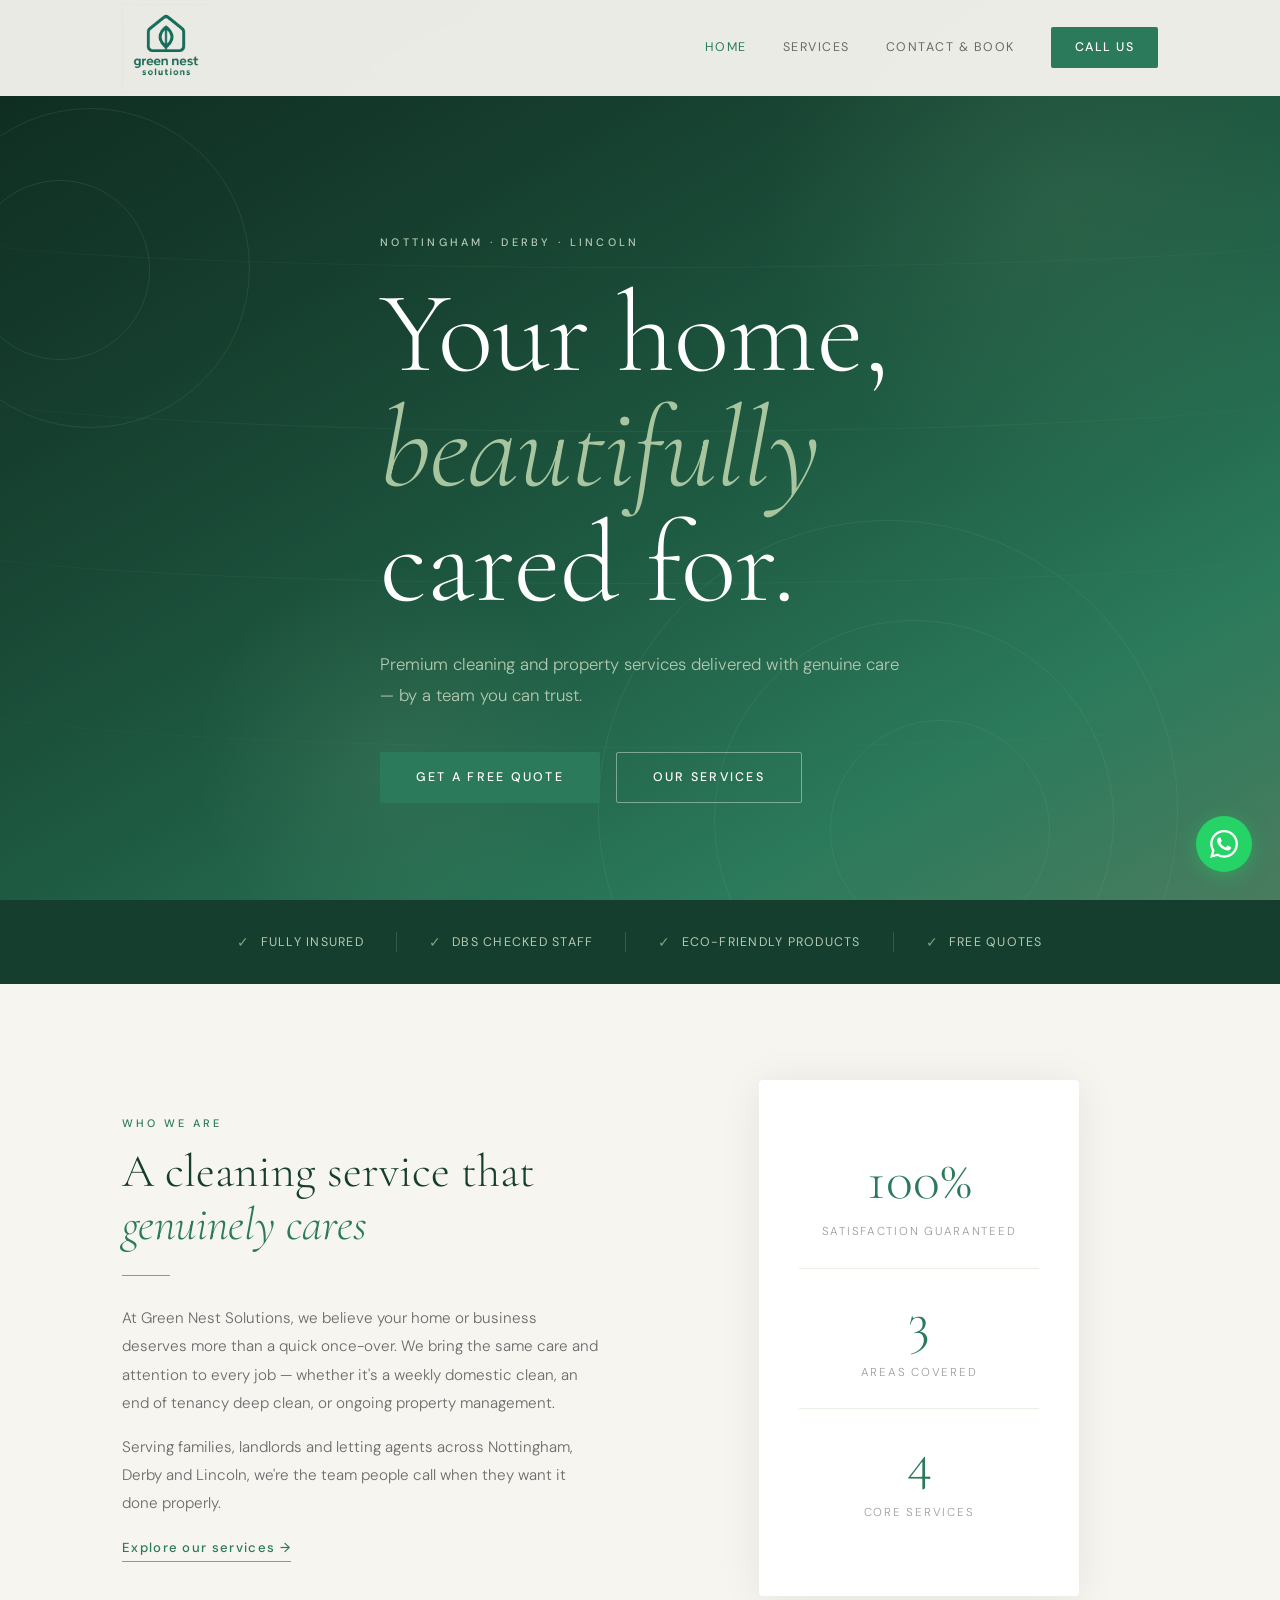
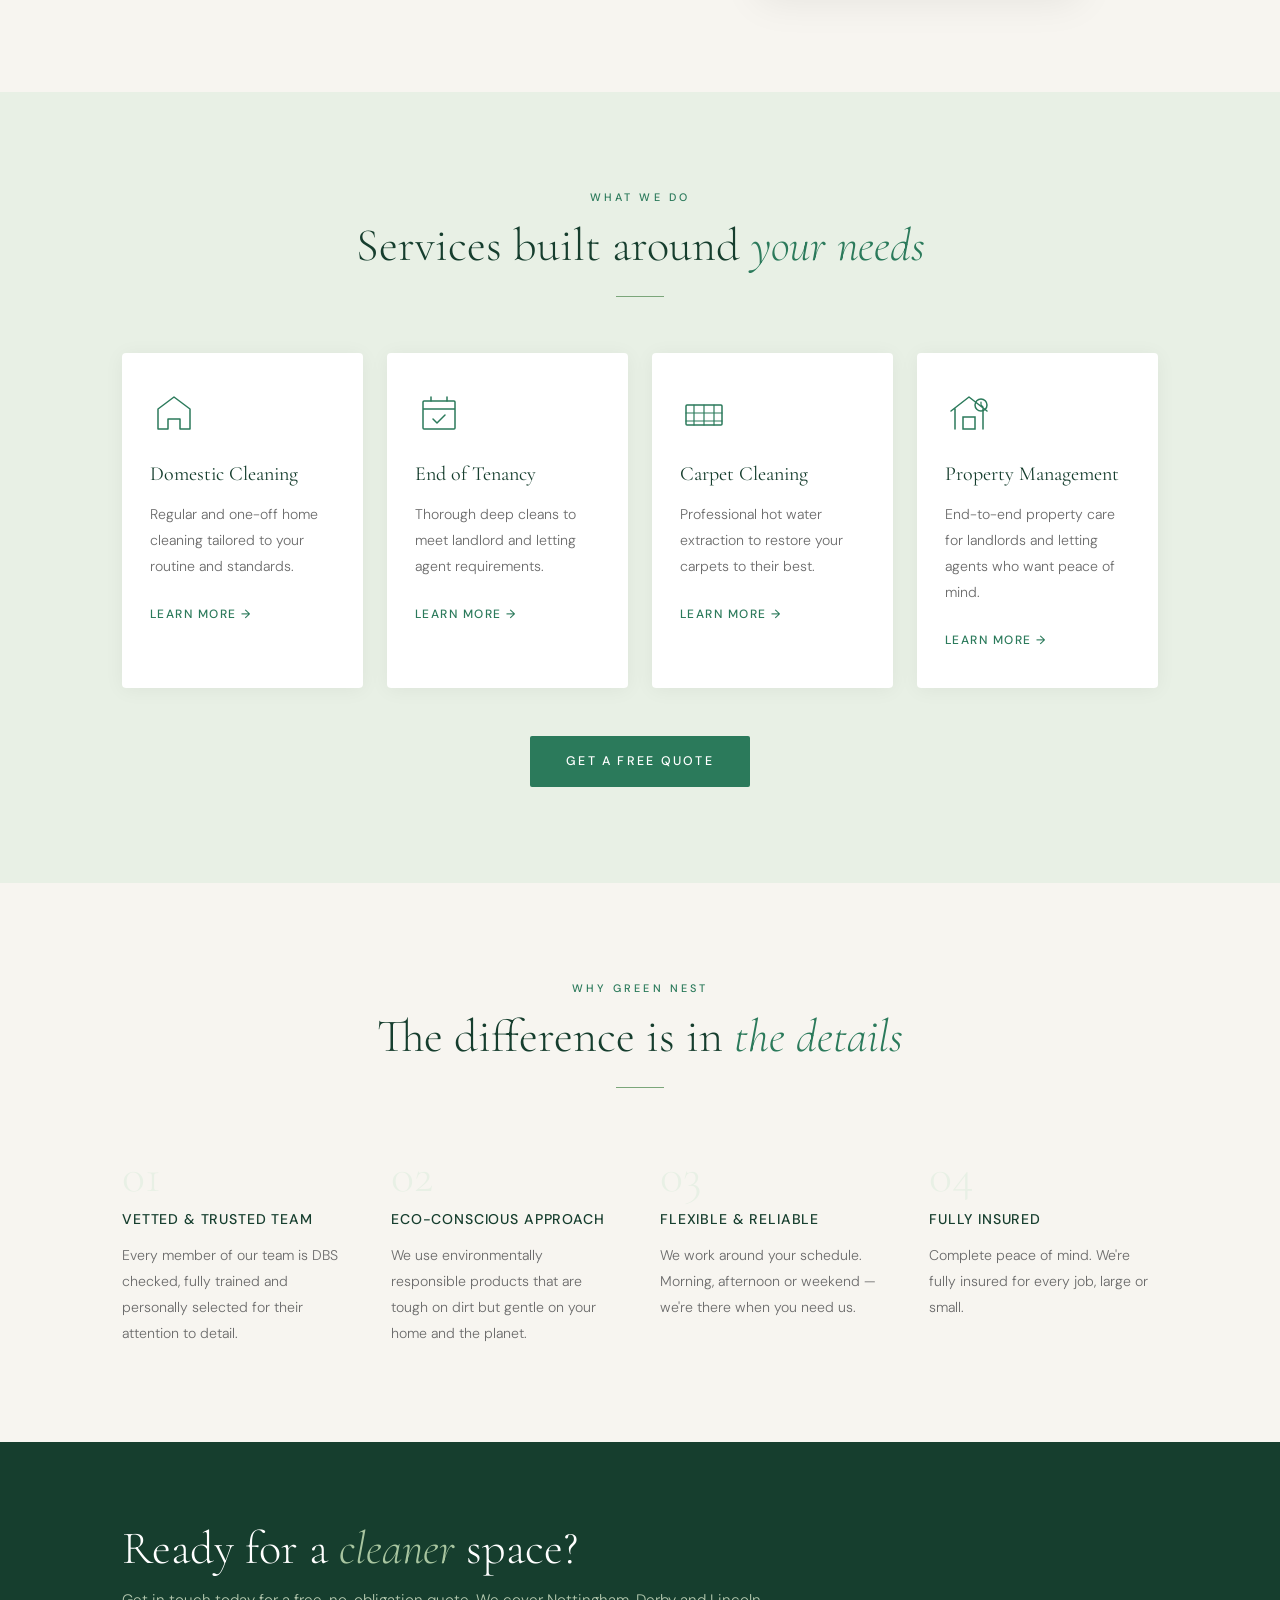
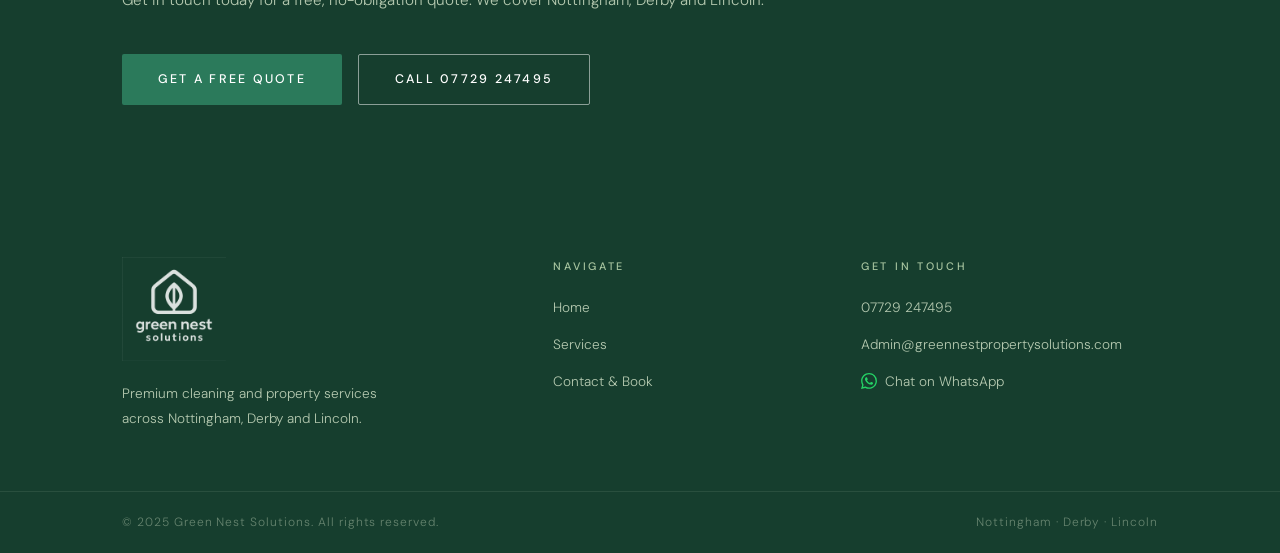
<file: index.html>
<!DOCTYPE html>
<html lang="en">
<head>
  <meta charset="UTF-8" />
  <meta name="viewport" content="width=device-width, initial-scale=1.0" />
  <title>Green Nest Solutions | Domestic & Commercial Cleaning | Nottingham, Derby & Lincoln</title>
  <meta name="description" content="Premium domestic cleaning, end of tenancy cleaning, carpet cleaning and property management across Nottingham, Derby and Lincoln. Book your clean today." />
  <meta name="keywords" content="cleaning services Nottingham, domestic cleaning Derby, end of tenancy cleaning Lincoln, carpet cleaning Nottingham, property management Midlands" />
  <link rel="canonical" href="https://www.greennestpropertysolutions.com/" />
  <link rel="stylesheet" href="css/style.css" />
  <link href="https://fonts.googleapis.com/css2?family=Cormorant+Garamond:ital,wght@0,300;0,400;0,500;1,300;1,400&family=DM+Sans:wght@300;400;500&display=swap" rel="stylesheet" />
</head>
<body>

  <!-- NAV -->
  <header class="site-header" id="site-header">
    <div class="nav-inner">
      <a href="index.html" class="nav-logo">
        <img src="logo.png" alt="Green Nest Solutions" />
      </a>
      <button class="nav-toggle" id="nav-toggle" aria-label="Open menu">
        <span></span><span></span><span></span>
      </button>
      <nav class="nav-links" id="nav-links">
        <a href="index.html" class="active">Home</a>
        <a href="services.html">Services</a>
        <a href="contact.html">Contact & Book</a>
        <a href="tel:07729247495" class="btn-nav">Call Us</a>
      </nav>
    </div>
  </header>

  <!-- HERO -->
  <section class="hero">
    <div class="hero-bg">
      <div class="ripple"></div>
      <div class="ripple"></div>
      <div class="ripple"></div>
      <div class="ripple"></div>
      <div class="ripple"></div>
      <div class="wave"></div>
      <div class="wave"></div>
      <div class="wave"></div>
      <div class="wave"></div>
    </div>
    <div class="hero-content">
      <span class="hero-label">Nottingham · Derby · Lincoln</span>
      <h1>Your home,<br><em>beautifully</em><br>cared for.</h1>
      <p class="hero-sub">Premium cleaning and property services delivered with genuine care — by a team you can trust.</p>
      <div class="hero-actions">
        <a href="contact.html" class="btn-primary">Get a Free Quote</a>
        <a href="services.html" class="btn-outline">Our Services</a>
      </div>
    </div>
    <div class="hero-scroll-hint">
      <span></span>
    </div>
  </section>

  <!-- TRUST BAR -->
  <section class="trust-bar">
    <div class="container">
      <div class="trust-items">
        <div class="trust-item">
          <span class="trust-icon">✓</span>
          <span>Fully Insured</span>
        </div>
        <div class="trust-divider"></div>
        <div class="trust-item">
          <span class="trust-icon">✓</span>
          <span>DBS Checked Staff</span>
        </div>
        <div class="trust-divider"></div>
        <div class="trust-item">
          <span class="trust-icon">✓</span>
          <span>Eco-Friendly Products</span>
        </div>
        <div class="trust-divider"></div>
        <div class="trust-item">
          <span class="trust-icon">✓</span>
          <span>Free Quotes</span>
        </div>
      </div>
    </div>
  </section>

  <!-- INTRO -->
  <section class="intro section-pad">
    <div class="container grid-2">
      <div class="intro-text">
        <span class="section-label">Who We Are</span>
        <h2>A cleaning service that <em>genuinely cares</em></h2>
        <div class="divider"></div>
        <p>At Green Nest Solutions, we believe your home or business deserves more than a quick once-over. We bring the same care and attention to every job — whether it's a weekly domestic clean, an end of tenancy deep clean, or ongoing property management.</p>
        <p>Serving families, landlords and letting agents across Nottingham, Derby and Lincoln, we're the team people call when they want it done properly.</p>
        <a href="services.html" class="btn-text">Explore our services →</a>
      </div>
      <div class="intro-visual">
        <div class="intro-card">
          <div class="intro-stat">
            <span class="stat-num">100%</span>
            <span class="stat-label">Satisfaction Guaranteed</span>
          </div>
          <div class="intro-rule"></div>
          <div class="intro-stat">
            <span class="stat-num">3</span>
            <span class="stat-label">Areas Covered</span>
          </div>
          <div class="intro-rule"></div>
          <div class="intro-stat">
            <span class="stat-num">4</span>
            <span class="stat-label">Core Services</span>
          </div>
        </div>
      </div>
    </div>
  </section>

  <!-- SERVICES PREVIEW -->
  <section class="services-preview section-pad bg-mist">
    <div class="container">
      <div class="section-header">
        <span class="section-label">What We Do</span>
        <h2>Services built around <em>your needs</em></h2>
        <div class="divider centered"></div>
      </div>
      <div class="services-grid">

        <a href="services.html#domestic" class="service-card">
          <div class="service-icon">
            <svg viewBox="0 0 48 48" fill="none" xmlns="http://www.w3.org/2000/svg">
              <path d="M8 20L24 8L40 20V40H30V30H18V40H8V20Z" stroke="currentColor" stroke-width="1.5" stroke-linejoin="round"/>
            </svg>
          </div>
          <h3>Domestic Cleaning</h3>
          <p>Regular and one-off home cleaning tailored to your routine and standards.</p>
          <span class="card-link">Learn more →</span>
        </a>

        <a href="services.html#eot" class="service-card">
          <div class="service-icon">
            <svg viewBox="0 0 48 48" fill="none" xmlns="http://www.w3.org/2000/svg">
              <rect x="8" y="12" width="32" height="28" rx="1" stroke="currentColor" stroke-width="1.5"/>
              <path d="M16 12V8M32 12V8" stroke="currentColor" stroke-width="1.5" stroke-linecap="round"/>
              <path d="M8 20H40" stroke="currentColor" stroke-width="1.5"/>
              <path d="M18 30L22 34L30 26" stroke="currentColor" stroke-width="1.5" stroke-linecap="round" stroke-linejoin="round"/>
            </svg>
          </div>
          <h3>End of Tenancy</h3>
          <p>Thorough deep cleans to meet landlord and letting agent requirements.</p>
          <span class="card-link">Learn more →</span>
        </a>

        <a href="services.html#carpet" class="service-card">
          <div class="service-icon">
            <svg viewBox="0 0 48 48" fill="none" xmlns="http://www.w3.org/2000/svg">
              <rect x="6" y="16" width="36" height="20" rx="1" stroke="currentColor" stroke-width="1.5"/>
              <path d="M6 24H42M6 32H42M14 16V36M24 16V36M34 16V36" stroke="currentColor" stroke-width="1.2" stroke-linecap="round"/>
            </svg>
          </div>
          <h3>Carpet Cleaning</h3>
          <p>Professional hot water extraction to restore your carpets to their best.</p>
          <span class="card-link">Learn more →</span>
        </a>

        <a href="services.html#property" class="service-card">
          <div class="service-icon">
            <svg viewBox="0 0 48 48" fill="none" xmlns="http://www.w3.org/2000/svg">
              <path d="M10 40V20M38 40V20M6 22L24 8L42 22" stroke="currentColor" stroke-width="1.5" stroke-linecap="round" stroke-linejoin="round"/>
              <rect x="18" y="28" width="12" height="12" stroke="currentColor" stroke-width="1.5"/>
              <circle cx="36" cy="16" r="6" stroke="currentColor" stroke-width="1.5"/>
              <path d="M36 13V16L38 18" stroke="currentColor" stroke-width="1.2" stroke-linecap="round"/>
            </svg>
          </div>
          <h3>Property Management</h3>
          <p>End-to-end property care for landlords and letting agents who want peace of mind.</p>
          <span class="card-link">Learn more →</span>
        </a>

      </div>
      <div class="section-cta">
        <a href="contact.html" class="btn-primary">Get a Free Quote</a>
      </div>
    </div>
  </section>

  <!-- WHY US -->
  <section class="why-us section-pad">
    <div class="container">
      <div class="section-header">
        <span class="section-label">Why Green Nest</span>
        <h2>The difference is in <em>the details</em></h2>
        <div class="divider centered"></div>
      </div>
      <div class="why-grid">
        <div class="why-item">
          <span class="why-num">01</span>
          <h4>Vetted & Trusted Team</h4>
          <p>Every member of our team is DBS checked, fully trained and personally selected for their attention to detail.</p>
        </div>
        <div class="why-item">
          <span class="why-num">02</span>
          <h4>Eco-Conscious Approach</h4>
          <p>We use environmentally responsible products that are tough on dirt but gentle on your home and the planet.</p>
        </div>
        <div class="why-item">
          <span class="why-num">03</span>
          <h4>Flexible & Reliable</h4>
          <p>We work around your schedule. Morning, afternoon or weekend — we're there when you need us.</p>
        </div>
        <div class="why-item">
          <span class="why-num">04</span>
          <h4>Fully Insured</h4>
          <p>Complete peace of mind. We're fully insured for every job, large or small.</p>
        </div>
      </div>
    </div>
  </section>

  <!-- CTA BANNER -->
  <section class="cta-banner">
    <div class="container">
      <div class="cta-inner">
        <div class="cta-text">
          <h2>Ready for a <em>cleaner</em> space?</h2>
          <p>Get in touch today for a free, no-obligation quote. We cover Nottingham, Derby and Lincoln.</p>
        </div>
        <div class="cta-actions">
          <a href="contact.html" class="btn-primary">Get a Free Quote</a>
          <a href="tel:07729247495" class="btn-outline-light">Call 07729 247495</a>
        </div>
      </div>
    </div>
  </section>

  <!-- FOOTER -->
  <footer class="site-footer">
    <div class="container footer-grid">
      <div class="footer-brand">
        <img src="logo.png" alt="Green Nest Solutions" class="footer-logo" />
        <p>Premium cleaning and property services across Nottingham, Derby and Lincoln.</p>
      </div>
      <div class="footer-links">
        <h5>Navigate</h5>
        <a href="index.html">Home</a>
        <a href="services.html">Services</a>
        <a href="contact.html">Contact & Book</a>
      </div>
      <div class="footer-contact">
        <h5>Get in Touch</h5>
        <a href="tel:07729247495">07729 247495</a>
        <a href="mailto:Admin@greennestpropertysolutions.com">Admin@greennestpropertysolutions.com</a>
        <a href="https://wa.me/447729247495" target="_blank" rel="noopener" class="whatsapp-link">
          <svg viewBox="0 0 24 24" fill="currentColor" xmlns="http://www.w3.org/2000/svg"><path d="M17.472 14.382c-.297-.149-1.758-.867-2.03-.967-.273-.099-.471-.148-.67.15-.197.297-.767.966-.94 1.164-.173.199-.347.223-.644.075-.297-.15-1.255-.463-2.39-1.475-.883-.788-1.48-1.761-1.653-2.059-.173-.297-.018-.458.13-.606.134-.133.298-.347.446-.52.149-.174.198-.298.298-.497.099-.198.05-.371-.025-.52-.075-.149-.669-1.612-.916-2.207-.242-.579-.487-.5-.669-.51-.173-.008-.371-.01-.57-.01-.198 0-.52.074-.792.372-.272.297-1.04 1.016-1.04 2.479 0 1.462 1.065 2.875 1.213 3.074.149.198 2.096 3.2 5.077 4.487.709.306 1.262.489 1.694.625.712.227 1.36.195 1.871.118.571-.085 1.758-.719 2.006-1.413.248-.694.248-1.289.173-1.413-.074-.124-.272-.198-.57-.347m-5.421 7.403h-.004a9.87 9.87 0 01-5.031-1.378l-.361-.214-3.741.982.998-3.648-.235-.374a9.86 9.86 0 01-1.51-5.26c.001-5.45 4.436-9.884 9.888-9.884 2.64 0 5.122 1.03 6.988 2.898a9.825 9.825 0 012.893 6.994c-.003 5.45-4.437 9.884-9.885 9.884m8.413-18.297A11.815 11.815 0 0012.05 0C5.495 0 .16 5.335.157 11.892c0 2.096.547 4.142 1.588 5.945L.057 24l6.305-1.654a11.882 11.882 0 005.683 1.448h.005c6.554 0 11.89-5.335 11.893-11.893a11.821 11.821 0 00-3.48-8.413z"/></svg>
          Chat on WhatsApp
        </a>
      </div>
    </div>
    <div class="footer-bottom">
      <div class="container">
        <span>© 2025 Green Nest Solutions. All rights reserved.</span>
        <span>Nottingham · Derby · Lincoln</span>
      </div>
    </div>
  </footer>

  <!-- FLOATING WHATSAPP BUTTON -->
  <a href="https://wa.me/447729247495" target="_blank" rel="noopener" class="whatsapp-float" aria-label="Chat on WhatsApp">
    <svg viewBox="0 0 24 24" fill="currentColor" xmlns="http://www.w3.org/2000/svg"><path d="M17.472 14.382c-.297-.149-1.758-.867-2.03-.967-.273-.099-.471-.148-.67.15-.197.297-.767.966-.94 1.164-.173.199-.347.223-.644.075-.297-.15-1.255-.463-2.39-1.475-.883-.788-1.48-1.761-1.653-2.059-.173-.297-.018-.458.13-.606.134-.133.298-.347.446-.52.149-.174.198-.298.298-.497.099-.198.05-.371-.025-.52-.075-.149-.669-1.612-.916-2.207-.242-.579-.487-.5-.669-.51-.173-.008-.371-.01-.57-.01-.198 0-.52.074-.792.372-.272.297-1.04 1.016-1.04 2.479 0 1.462 1.065 2.875 1.213 3.074.149.198 2.096 3.2 5.077 4.487.709.306 1.262.489 1.694.625.712.227 1.36.195 1.871.118.571-.085 1.758-.719 2.006-1.413.248-.694.248-1.289.173-1.413-.074-.124-.272-.198-.57-.347m-5.421 7.403h-.004a9.87 9.87 0 01-5.031-1.378l-.361-.214-3.741.982.998-3.648-.235-.374a9.86 9.86 0 01-1.51-5.26c.001-5.45 4.436-9.884 9.888-9.884 2.64 0 5.122 1.03 6.988 2.898a9.825 9.825 0 012.893 6.994c-.003 5.45-4.437 9.884-9.885 9.884m8.413-18.297A11.815 11.815 0 0012.05 0C5.495 0 .16 5.335.157 11.892c0 2.096.547 4.142 1.588 5.945L.057 24l6.305-1.654a11.882 11.882 0 005.683 1.448h.005c6.554 0 11.89-5.335 11.893-11.893a11.821 11.821 0 00-3.48-8.413z"/></svg>
  </a>

  <script src="js/main.js"></script>
</body>
</html>
</file>
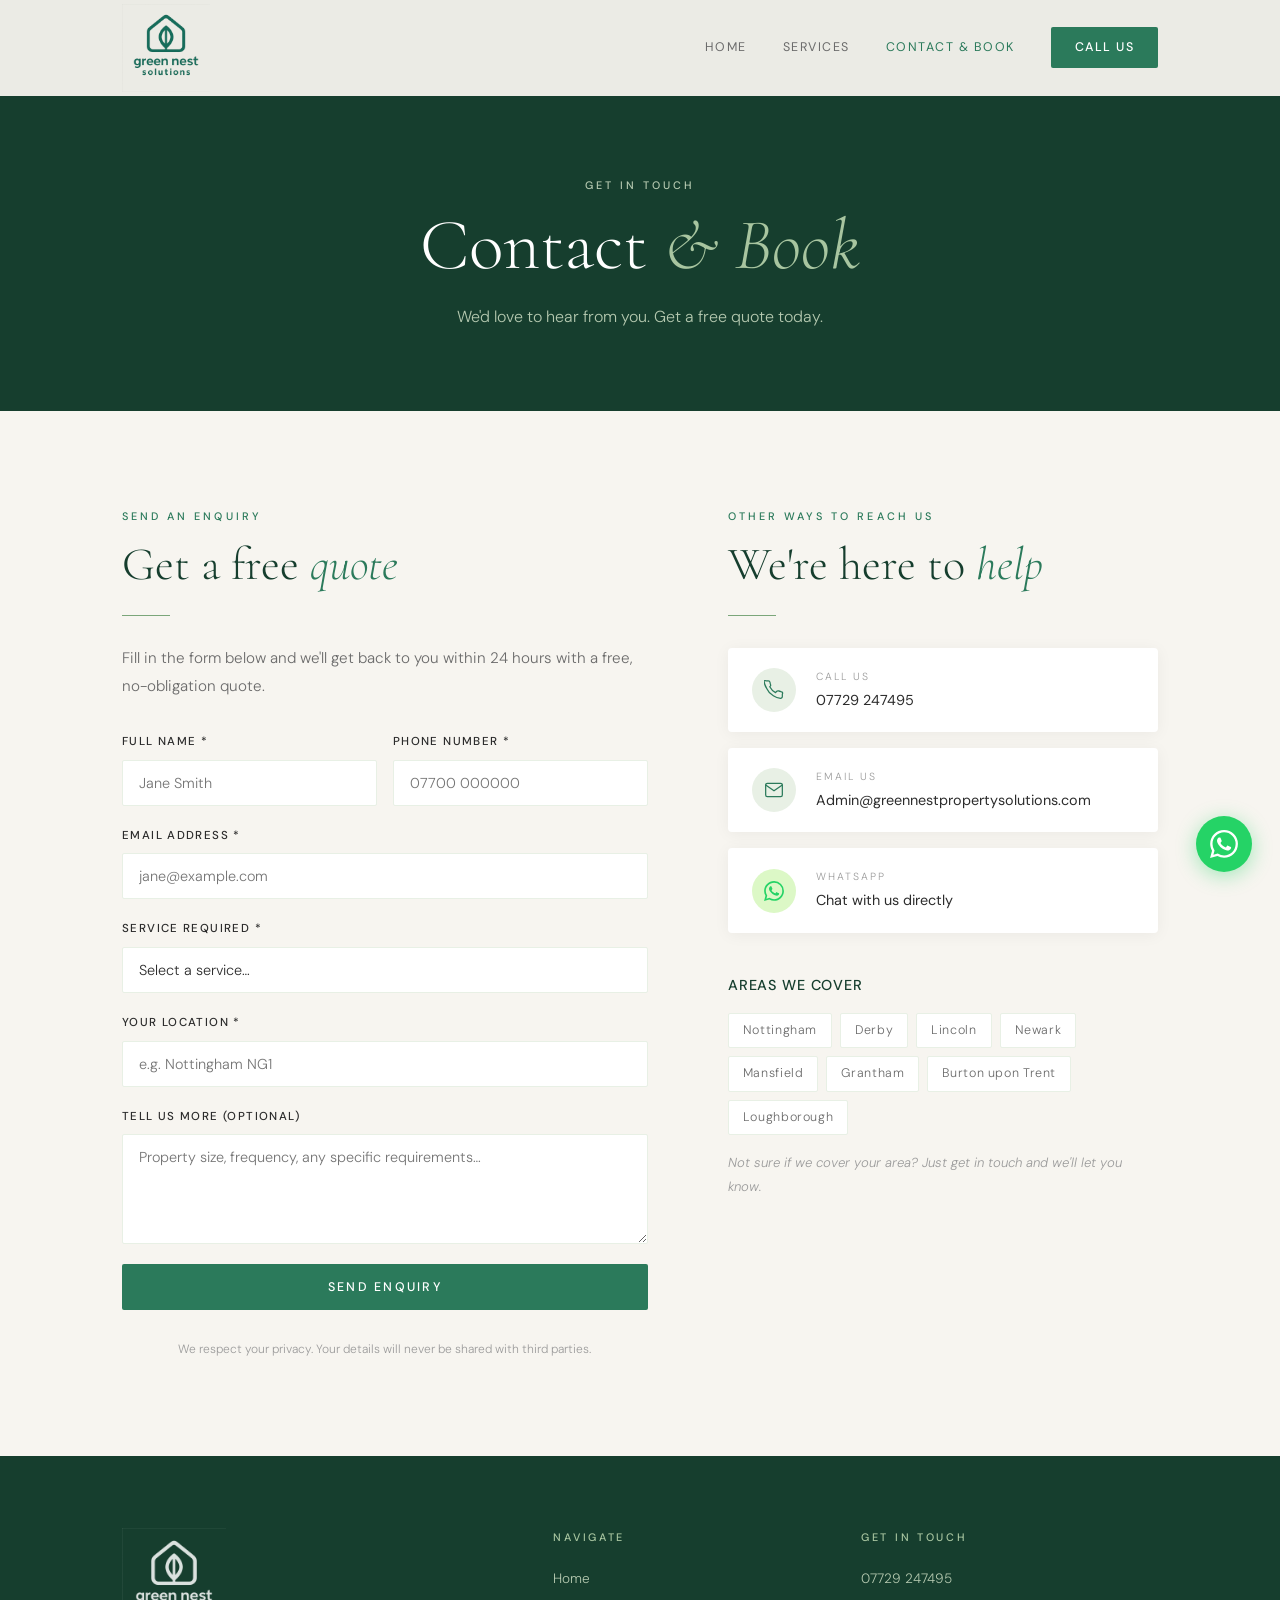
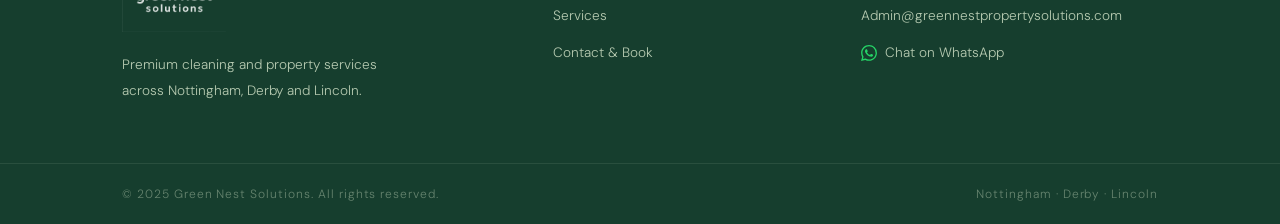
<file: contact.html>
<!DOCTYPE html>
<html lang="en">
<head>
  <meta charset="UTF-8" />
  <meta name="viewport" content="width=device-width, initial-scale=1.0" />
  <title>Contact & Book | Green Nest Solutions</title>
  <meta name="description" content="Get a free quote or book a cleaning service with Green Nest Solutions. Serving Nottingham, Derby and Lincoln. Call, email or chat on WhatsApp." />
  <link rel="canonical" href="https://www.greennestpropertysolutions.com/contact.html" />
  <link rel="stylesheet" href="css/style.css" />
  <link href="https://fonts.googleapis.com/css2?family=Cormorant+Garamond:ital,wght@0,300;0,400;0,500;1,300;1,400&family=DM+Sans:wght@300;400;500&display=swap" rel="stylesheet" />
</head>
<body>

  <!-- NAV -->
  <header class="site-header" id="site-header">
    <div class="nav-inner">
      <a href="index.html" class="nav-logo">
        <img src="logo.png" alt="Green Nest Solutions" />
      </a>
      <button class="nav-toggle" id="nav-toggle" aria-label="Open menu">
        <span></span><span></span><span></span>
      </button>
      <nav class="nav-links" id="nav-links">
        <a href="index.html">Home</a>
        <a href="services.html">Services</a>
        <a href="contact.html" class="active">Contact & Book</a>
        <a href="tel:07729247495" class="btn-nav">Call Us</a>
      </nav>
    </div>
  </header>

  <!-- PAGE HERO -->
  <section class="page-hero">
    <div class="page-hero-inner">
      <span class="section-label">Get in Touch</span>
      <h1>Contact <em>&amp; Book</em></h1>
      <p>We'd love to hear from you. Get a free quote today.</p>
    </div>
  </section>

  <!-- CONTACT SECTION -->
  <section class="contact-section section-pad">
    <div class="container contact-grid">

      <!-- FORM -->
      <div class="contact-form-wrap">
        <span class="section-label">Send an Enquiry</span>
        <h2>Get a free <em>quote</em></h2>
        <div class="divider"></div>
        <p>Fill in the form below and we'll get back to you within 24 hours with a free, no-obligation quote.</p>

        <form class="contact-form" id="contact-form" action="https://formspree.io/f/YOUR_FORM_ID" method="POST">
          <div class="form-row">
            <div class="form-group">
              <label for="name">Full Name *</label>
              <input type="text" id="name" name="name" placeholder="Jane Smith" required />
            </div>
            <div class="form-group">
              <label for="phone">Phone Number *</label>
              <input type="tel" id="phone" name="phone" placeholder="07700 000000" required />
            </div>
          </div>

          <div class="form-group">
            <label for="email">Email Address *</label>
            <input type="email" id="email" name="email" placeholder="jane@example.com" required />
          </div>

          <div class="form-group">
            <label for="service">Service Required *</label>
            <select id="service" name="service" required>
              <option value="" disabled selected>Select a service…</option>
              <option value="Domestic Cleaning">Domestic Cleaning</option>
              <option value="End of Tenancy Cleaning">End of Tenancy Cleaning</option>
              <option value="Carpet Cleaning">Carpet Cleaning</option>
              <option value="Property Management">Property Management</option>
              <option value="Not Sure">Not Sure — Please Advise</option>
            </select>
          </div>

          <div class="form-group">
            <label for="location">Your Location *</label>
            <input type="text" id="location" name="location" placeholder="e.g. Nottingham NG1" required />
          </div>

          <div class="form-group">
            <label for="message">Tell us more (optional)</label>
            <textarea id="message" name="message" rows="4" placeholder="Property size, frequency, any specific requirements…"></textarea>
          </div>

          <button type="submit" class="btn-primary btn-full">Send Enquiry</button>
          <p class="form-note">We respect your privacy. Your details will never be shared with third parties.</p>
        </form>

        <div class="form-success" id="form-success">
          <div class="success-icon">✓</div>
          <h3>Message sent!</h3>
          <p>Thank you for getting in touch. We'll be back in touch within 24 hours.</p>
        </div>
      </div>

      <!-- CONTACT INFO -->
      <div class="contact-info-wrap">
        <span class="section-label">Other Ways to Reach Us</span>
        <h2>We're here to <em>help</em></h2>
        <div class="divider"></div>

        <div class="contact-methods">

          <a href="tel:07729247495" class="contact-method">
            <div class="method-icon">
              <svg viewBox="0 0 24 24" fill="none" stroke="currentColor" stroke-width="1.5" stroke-linecap="round" stroke-linejoin="round">
                <path d="M22 16.92v3a2 2 0 01-2.18 2 19.79 19.79 0 01-8.63-3.07A19.5 19.5 0 013.07 9.81a19.79 19.79 0 01-3.07-8.69A2 2 0 012.18 1h3a2 2 0 012 1.72c.127.96.361 1.903.7 2.81a2 2 0 01-.45 2.11L6.91 8.15a16 16 0 006.94 6.94l1.51-1.51a2 2 0 012.11-.45c.907.339 1.85.573 2.81.7A2 2 0 0122 16.92z"/>
              </svg>
            </div>
            <div class="method-text">
              <span class="method-label">Call Us</span>
              <span class="method-value">07729 247495</span>
            </div>
          </a>

          <a href="mailto:Admin@greennestpropertysolutions.com" class="contact-method">
            <div class="method-icon">
              <svg viewBox="0 0 24 24" fill="none" stroke="currentColor" stroke-width="1.5" stroke-linecap="round" stroke-linejoin="round">
                <path d="M4 4h16c1.1 0 2 .9 2 2v12c0 1.1-.9 2-2 2H4c-1.1 0-2-.9-2-2V6c0-1.1.9-2 2-2z"/>
                <polyline points="22,6 12,13 2,6"/>
              </svg>
            </div>
            <div class="method-text">
              <span class="method-label">Email Us</span>
              <span class="method-value">Admin@greennestpropertysolutions.com</span>
            </div>
          </a>

          <a href="https://wa.me/447729247495" target="_blank" rel="noopener" class="contact-method whatsapp-method">
            <div class="method-icon">
              <svg viewBox="0 0 24 24" fill="currentColor"><path d="M17.472 14.382c-.297-.149-1.758-.867-2.03-.967-.273-.099-.471-.148-.67.15-.197.297-.767.966-.94 1.164-.173.199-.347.223-.644.075-.297-.15-1.255-.463-2.39-1.475-.883-.788-1.48-1.761-1.653-2.059-.173-.297-.018-.458.13-.606.134-.133.298-.347.446-.52.149-.174.198-.298.298-.497.099-.198.05-.371-.025-.52-.075-.149-.669-1.612-.916-2.207-.242-.579-.487-.5-.669-.51-.173-.008-.371-.01-.57-.01-.198 0-.52.074-.792.372-.272.297-1.04 1.016-1.04 2.479 0 1.462 1.065 2.875 1.213 3.074.149.198 2.096 3.2 5.077 4.487.709.306 1.262.489 1.694.625.712.227 1.36.195 1.871.118.571-.085 1.758-.719 2.006-1.413.248-.694.248-1.289.173-1.413-.074-.124-.272-.198-.57-.347m-5.421 7.403h-.004a9.87 9.87 0 01-5.031-1.378l-.361-.214-3.741.982.998-3.648-.235-.374a9.86 9.86 0 01-1.51-5.26c.001-5.45 4.436-9.884 9.888-9.884 2.64 0 5.122 1.03 6.988 2.898a9.825 9.825 0 012.893 6.994c-.003 5.45-4.437 9.884-9.885 9.884m8.413-18.297A11.815 11.815 0 0012.05 0C5.495 0 .16 5.335.157 11.892c0 2.096.547 4.142 1.588 5.945L.057 24l6.305-1.654a11.882 11.882 0 005.683 1.448h.005c6.554 0 11.89-5.335 11.893-11.893a11.821 11.821 0 00-3.48-8.413z"/></svg>
            </div>
            <div class="method-text">
              <span class="method-label">WhatsApp</span>
              <span class="method-value">Chat with us directly</span>
            </div>
          </a>

        </div>

        <div class="contact-areas">
          <h4>Areas We Cover</h4>
          <div class="areas-grid">
            <div class="area-tag">Nottingham</div>
            <div class="area-tag">Derby</div>
            <div class="area-tag">Lincoln</div>
            <div class="area-tag">Newark</div>
            <div class="area-tag">Mansfield</div>
            <div class="area-tag">Grantham</div>
            <div class="area-tag">Burton upon Trent</div>
            <div class="area-tag">Loughborough</div>
          </div>
          <p class="areas-note">Not sure if we cover your area? Just get in touch and we'll let you know.</p>
        </div>

      </div>
    </div>
  </section>

  <!-- FOOTER -->
  <footer class="site-footer">
    <div class="container footer-grid">
      <div class="footer-brand">
        <img src="logo.png" alt="Green Nest Solutions" class="footer-logo" />
        <p>Premium cleaning and property services across Nottingham, Derby and Lincoln.</p>
      </div>
      <div class="footer-links">
        <h5>Navigate</h5>
        <a href="index.html">Home</a>
        <a href="services.html">Services</a>
        <a href="contact.html">Contact & Book</a>
      </div>
      <div class="footer-contact">
        <h5>Get in Touch</h5>
        <a href="tel:07729247495">07729 247495</a>
        <a href="mailto:Admin@greennestpropertysolutions.com">Admin@greennestpropertysolutions.com</a>
        <a href="https://wa.me/447729247495" target="_blank" rel="noopener" class="whatsapp-link">
          <svg viewBox="0 0 24 24" fill="currentColor"><path d="M17.472 14.382c-.297-.149-1.758-.867-2.03-.967-.273-.099-.471-.148-.67.15-.197.297-.767.966-.94 1.164-.173.199-.347.223-.644.075-.297-.15-1.255-.463-2.39-1.475-.883-.788-1.48-1.761-1.653-2.059-.173-.297-.018-.458.13-.606.134-.133.298-.347.446-.52.149-.174.198-.298.298-.497.099-.198.05-.371-.025-.52-.075-.149-.669-1.612-.916-2.207-.242-.579-.487-.5-.669-.51-.173-.008-.371-.01-.57-.01-.198 0-.52.074-.792.372-.272.297-1.04 1.016-1.04 2.479 0 1.462 1.065 2.875 1.213 3.074.149.198 2.096 3.2 5.077 4.487.709.306 1.262.489 1.694.625.712.227 1.36.195 1.871.118.571-.085 1.758-.719 2.006-1.413.248-.694.248-1.289.173-1.413-.074-.124-.272-.198-.57-.347m-5.421 7.403h-.004a9.87 9.87 0 01-5.031-1.378l-.361-.214-3.741.982.998-3.648-.235-.374a9.86 9.86 0 01-1.51-5.26c.001-5.45 4.436-9.884 9.888-9.884 2.64 0 5.122 1.03 6.988 2.898a9.825 9.825 0 012.893 6.994c-.003 5.45-4.437 9.884-9.885 9.884m8.413-18.297A11.815 11.815 0 0012.05 0C5.495 0 .16 5.335.157 11.892c0 2.096.547 4.142 1.588 5.945L.057 24l6.305-1.654a11.882 11.882 0 005.683 1.448h.005c6.554 0 11.89-5.335 11.893-11.893a11.821 11.821 0 00-3.48-8.413z"/></svg>
          Chat on WhatsApp
        </a>
      </div>
    </div>
    <div class="footer-bottom">
      <div class="container">
        <span>© 2025 Green Nest Solutions. All rights reserved.</span>
        <span>Nottingham · Derby · Lincoln</span>
      </div>
    </div>
  </footer>

  <a href="https://wa.me/447729247495" target="_blank" rel="noopener" class="whatsapp-float" aria-label="Chat on WhatsApp">
    <svg viewBox="0 0 24 24" fill="currentColor"><path d="M17.472 14.382c-.297-.149-1.758-.867-2.03-.967-.273-.099-.471-.148-.67.15-.197.297-.767.966-.94 1.164-.173.199-.347.223-.644.075-.297-.15-1.255-.463-2.39-1.475-.883-.788-1.48-1.761-1.653-2.059-.173-.297-.018-.458.13-.606.134-.133.298-.347.446-.52.149-.174.198-.298.298-.497.099-.198.05-.371-.025-.52-.075-.149-.669-1.612-.916-2.207-.242-.579-.487-.5-.669-.51-.173-.008-.371-.01-.57-.01-.198 0-.52.074-.792.372-.272.297-1.04 1.016-1.04 2.479 0 1.462 1.065 2.875 1.213 3.074.149.198 2.096 3.2 5.077 4.487.709.306 1.262.489 1.694.625.712.227 1.36.195 1.871.118.571-.085 1.758-.719 2.006-1.413.248-.694.248-1.289.173-1.413-.074-.124-.272-.198-.57-.347m-5.421 7.403h-.004a9.87 9.87 0 01-5.031-1.378l-.361-.214-3.741.982.998-3.648-.235-.374a9.86 9.86 0 01-1.51-5.26c.001-5.45 4.436-9.884 9.888-9.884 2.64 0 5.122 1.03 6.988 2.898a9.825 9.825 0 012.893 6.994c-.003 5.45-4.437 9.884-9.885 9.884m8.413-18.297A11.815 11.815 0 0012.05 0C5.495 0 .16 5.335.157 11.892c0 2.096.547 4.142 1.588 5.945L.057 24l6.305-1.654a11.882 11.882 0 005.683 1.448h.005c6.554 0 11.89-5.335 11.893-11.893a11.821 11.821 0 00-3.48-8.413z"/></svg>
  </a>

  <script src="js/main.js"></script>
</body>
</html>
</file>
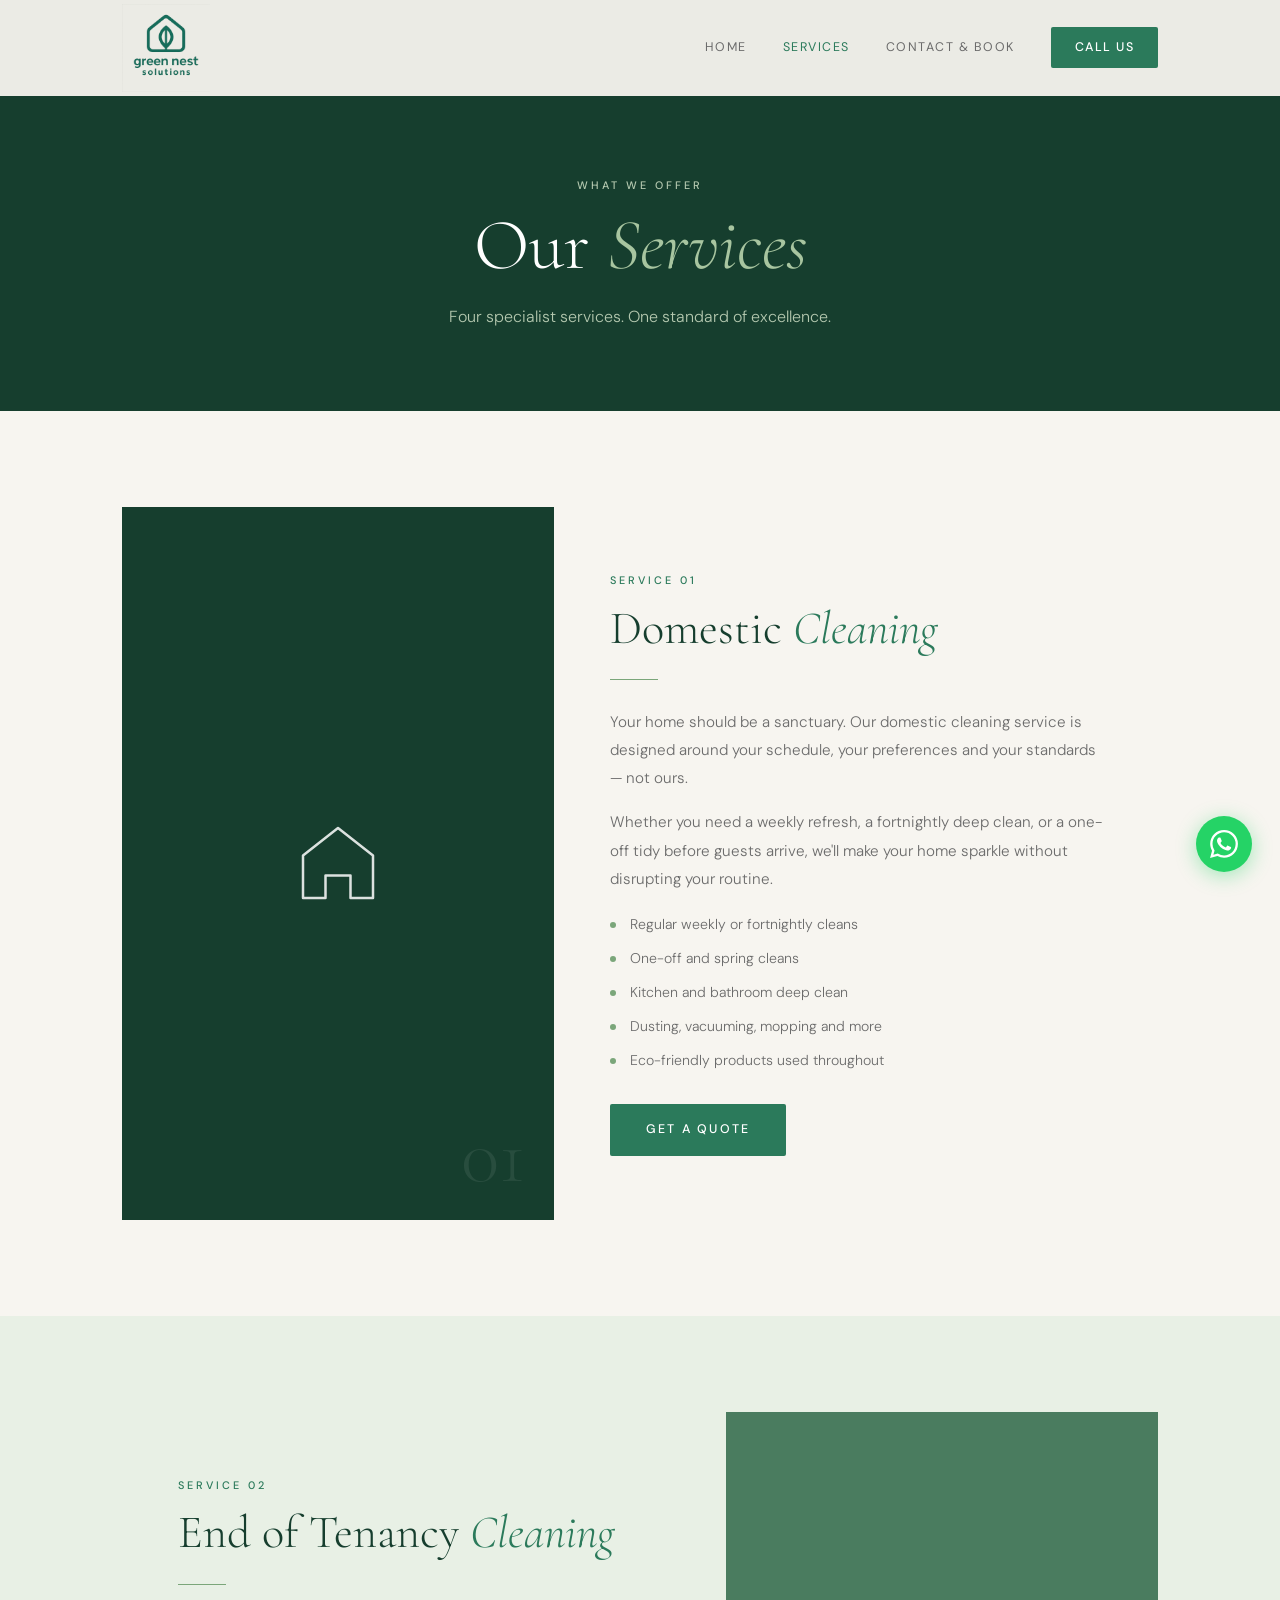
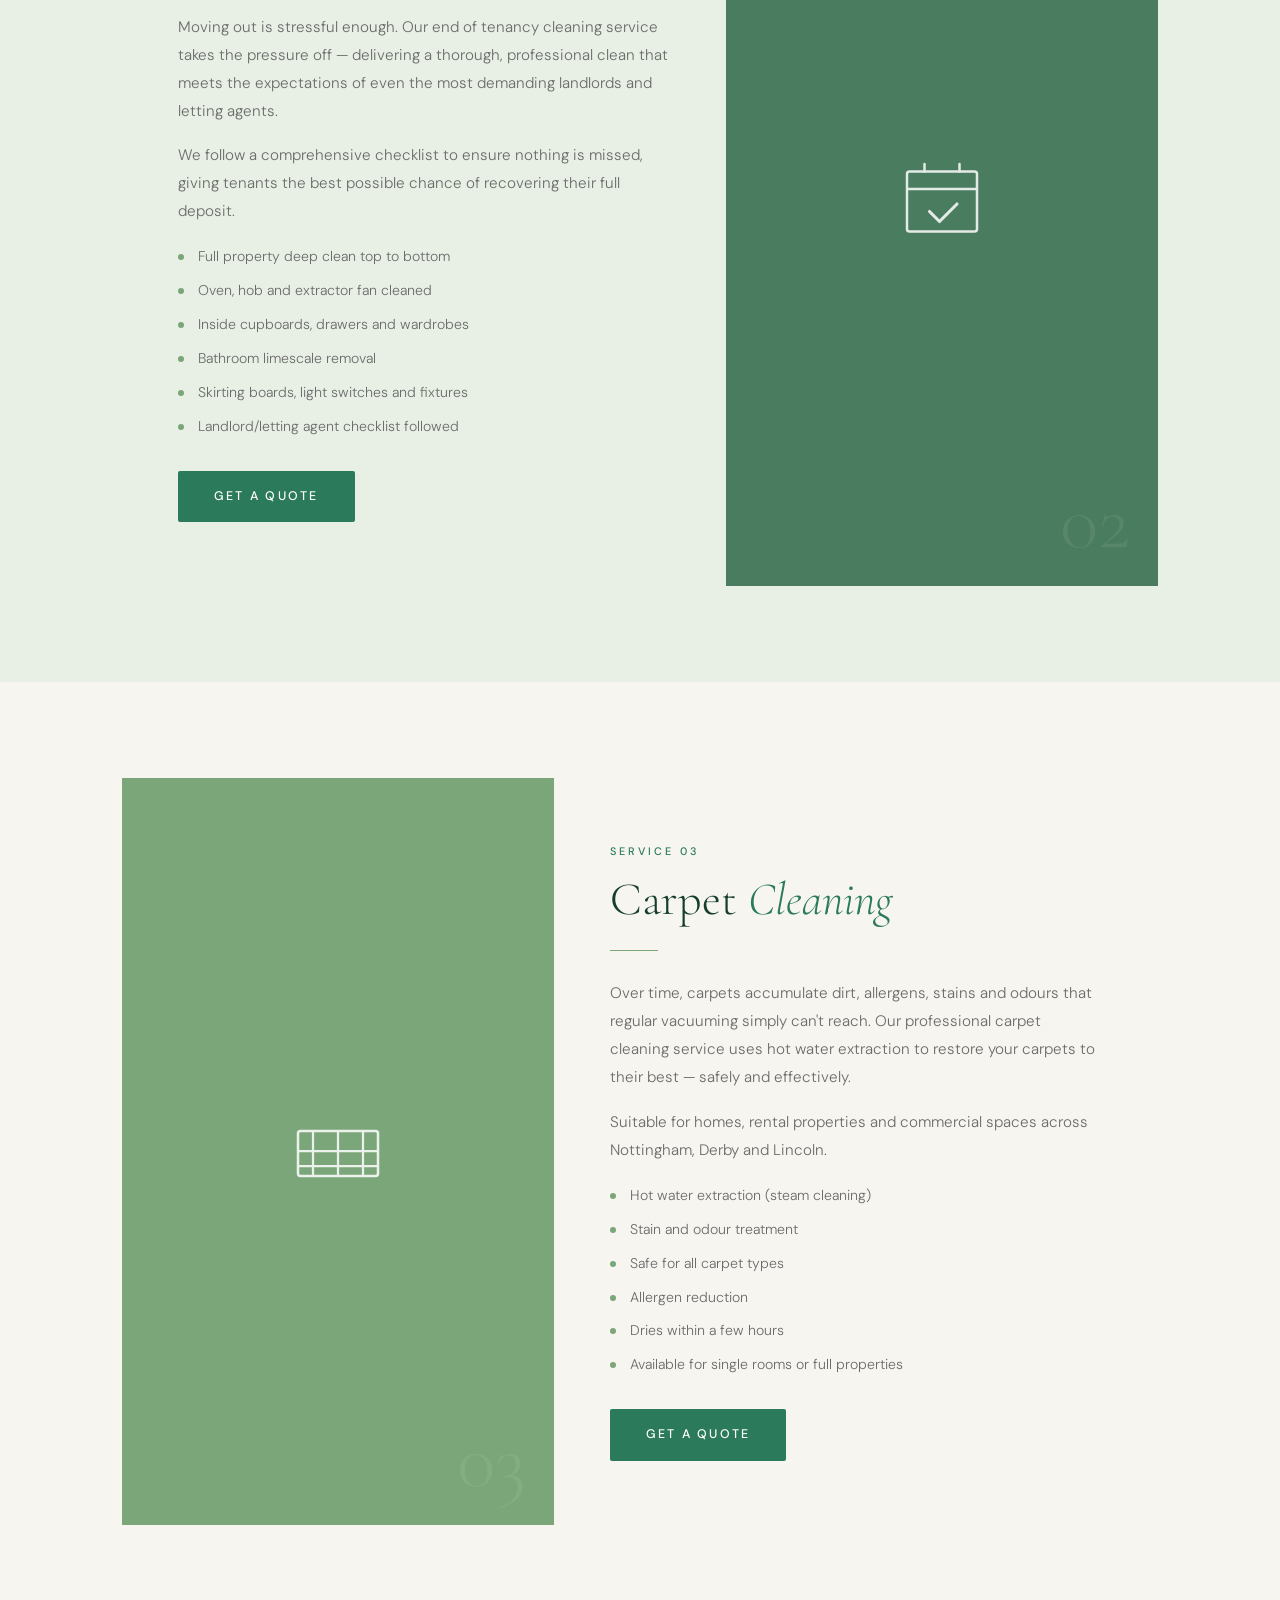
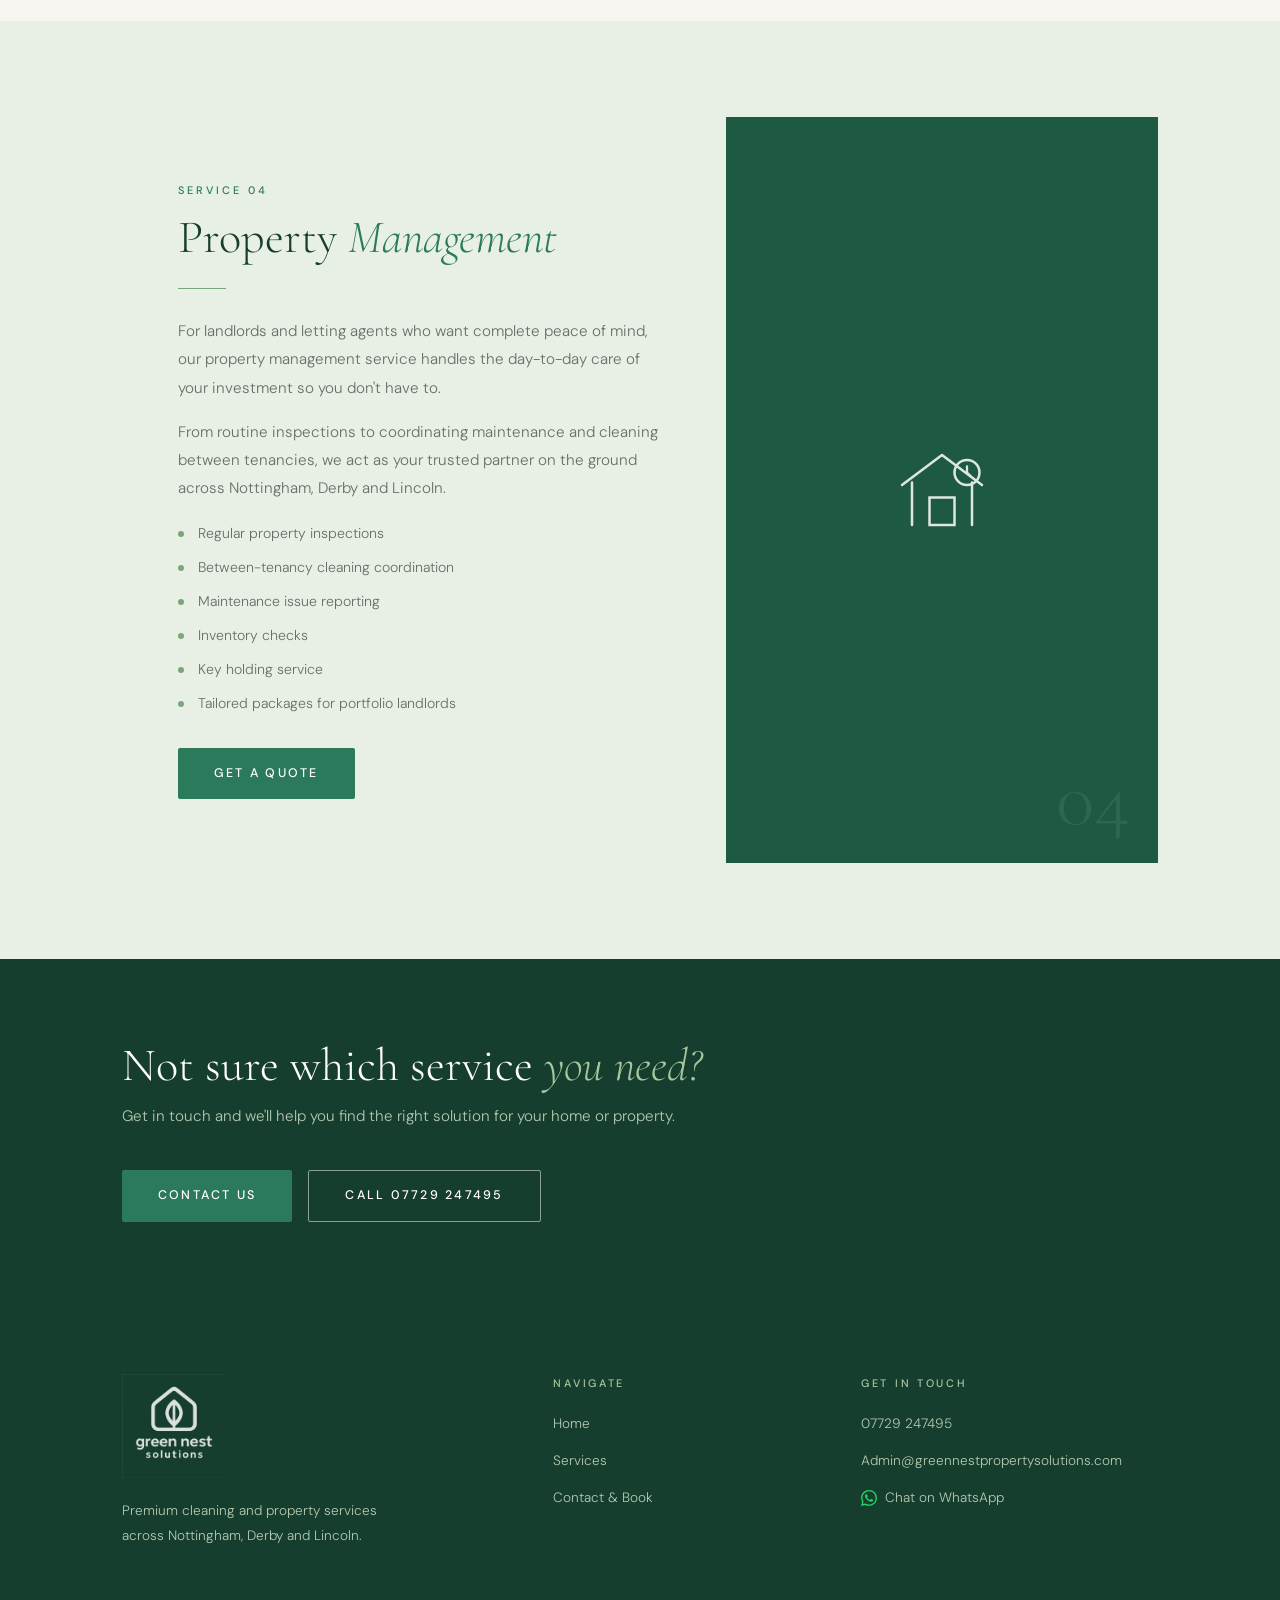
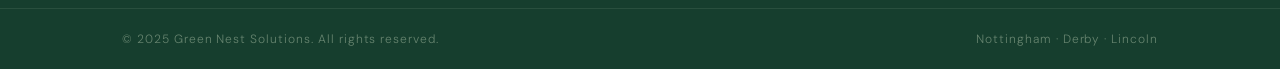
<file: services.html>
<!DOCTYPE html>
<html lang="en">
<head>
  <meta charset="UTF-8" />
  <meta name="viewport" content="width=device-width, initial-scale=1.0" />
  <title>Our Services | Green Nest Solutions | Cleaning & Property Management</title>
  <meta name="description" content="Domestic cleaning, end of tenancy cleaning, carpet cleaning and property management across Nottingham, Derby and Lincoln. Professional, insured, eco-friendly." />
  <link rel="canonical" href="https://www.greennestpropertysolutions.com/services.html" />
  <link rel="stylesheet" href="css/style.css" />
  <link href="https://fonts.googleapis.com/css2?family=Cormorant+Garamond:ital,wght@0,300;0,400;0,500;1,300;1,400&family=DM+Sans:wght@300;400;500&display=swap" rel="stylesheet" />
</head>
<body>

  <!-- NAV -->
  <header class="site-header" id="site-header">
    <div class="nav-inner">
      <a href="index.html" class="nav-logo">
        <img src="logo.png" alt="Green Nest Solutions" />
      </a>
      <button class="nav-toggle" id="nav-toggle" aria-label="Open menu">
        <span></span><span></span><span></span>
      </button>
      <nav class="nav-links" id="nav-links">
        <a href="index.html">Home</a>
        <a href="services.html" class="active">Services</a>
        <a href="contact.html">Contact & Book</a>
        <a href="tel:07729247495" class="btn-nav">Call Us</a>
      </nav>
    </div>
  </header>

  <!-- PAGE HERO -->
  <section class="page-hero">
    <div class="page-hero-inner">
      <span class="section-label">What We Offer</span>
      <h1>Our <em>Services</em></h1>
      <p>Four specialist services. One standard of excellence.</p>
    </div>
  </section>

  <!-- DOMESTIC CLEANING -->
  <section class="service-detail section-pad" id="domestic">
    <div class="container grid-2-alt">
      <div class="service-detail-visual bg-primary-deep">
        <svg class="service-detail-icon" viewBox="0 0 80 80" fill="none" xmlns="http://www.w3.org/2000/svg">
          <path d="M12 34L40 12L68 34V68H50V50H30V68H12V34Z" stroke="white" stroke-width="2" stroke-linejoin="round"/>
        </svg>
        <span class="service-detail-num">01</span>
      </div>
      <div class="service-detail-content">
        <span class="section-label">Service 01</span>
        <h2>Domestic <em>Cleaning</em></h2>
        <div class="divider"></div>
        <p>Your home should be a sanctuary. Our domestic cleaning service is designed around your schedule, your preferences and your standards — not ours.</p>
        <p>Whether you need a weekly refresh, a fortnightly deep clean, or a one-off tidy before guests arrive, we'll make your home sparkle without disrupting your routine.</p>
        <ul class="service-list">
          <li>Regular weekly or fortnightly cleans</li>
          <li>One-off and spring cleans</li>
          <li>Kitchen and bathroom deep clean</li>
          <li>Dusting, vacuuming, mopping and more</li>
          <li>Eco-friendly products used throughout</li>
        </ul>
        <a href="contact.html" class="btn-primary">Get a Quote</a>
      </div>
    </div>
  </section>

  <!-- END OF TENANCY -->
  <section class="service-detail section-pad bg-mist" id="eot">
    <div class="container grid-2-alt reverse">
      <div class="service-detail-visual bg-secondary">
        <svg class="service-detail-icon" viewBox="0 0 80 80" fill="none" xmlns="http://www.w3.org/2000/svg">
          <rect x="12" y="18" width="56" height="48" rx="2" stroke="white" stroke-width="2"/>
          <path d="M26 18V12M54 18V12" stroke="white" stroke-width="2" stroke-linecap="round"/>
          <path d="M12 32H68" stroke="white" stroke-width="2"/>
          <path d="M30 50L38 58L52 44" stroke="white" stroke-width="2.5" stroke-linecap="round" stroke-linejoin="round"/>
        </svg>
        <span class="service-detail-num">02</span>
      </div>
      <div class="service-detail-content">
        <span class="section-label">Service 02</span>
        <h2>End of Tenancy <em>Cleaning</em></h2>
        <div class="divider"></div>
        <p>Moving out is stressful enough. Our end of tenancy cleaning service takes the pressure off — delivering a thorough, professional clean that meets the expectations of even the most demanding landlords and letting agents.</p>
        <p>We follow a comprehensive checklist to ensure nothing is missed, giving tenants the best possible chance of recovering their full deposit.</p>
        <ul class="service-list">
          <li>Full property deep clean top to bottom</li>
          <li>Oven, hob and extractor fan cleaned</li>
          <li>Inside cupboards, drawers and wardrobes</li>
          <li>Bathroom limescale removal</li>
          <li>Skirting boards, light switches and fixtures</li>
          <li>Landlord/letting agent checklist followed</li>
        </ul>
        <a href="contact.html" class="btn-primary">Get a Quote</a>
      </div>
    </div>
  </section>

  <!-- CARPET CLEANING -->
  <section class="service-detail section-pad" id="carpet">
    <div class="container grid-2-alt">
      <div class="service-detail-visual bg-accent">
        <svg class="service-detail-icon" viewBox="0 0 80 80" fill="none" xmlns="http://www.w3.org/2000/svg">
          <rect x="8" y="24" width="64" height="36" rx="2" stroke="white" stroke-width="2"/>
          <path d="M8 40H72M8 52H72M20 24V60M40 24V60M60 24V60" stroke="white" stroke-width="1.8" stroke-linecap="round"/>
        </svg>
        <span class="service-detail-num">03</span>
      </div>
      <div class="service-detail-content">
        <span class="section-label">Service 03</span>
        <h2>Carpet <em>Cleaning</em></h2>
        <div class="divider"></div>
        <p>Over time, carpets accumulate dirt, allergens, stains and odours that regular vacuuming simply can't reach. Our professional carpet cleaning service uses hot water extraction to restore your carpets to their best — safely and effectively.</p>
        <p>Suitable for homes, rental properties and commercial spaces across Nottingham, Derby and Lincoln.</p>
        <ul class="service-list">
          <li>Hot water extraction (steam cleaning)</li>
          <li>Stain and odour treatment</li>
          <li>Safe for all carpet types</li>
          <li>Allergen reduction</li>
          <li>Dries within a few hours</li>
          <li>Available for single rooms or full properties</li>
        </ul>
        <a href="contact.html" class="btn-primary">Get a Quote</a>
      </div>
    </div>
  </section>

  <!-- PROPERTY MANAGEMENT -->
  <section class="service-detail section-pad bg-mist" id="property">
    <div class="container grid-2-alt reverse">
      <div class="service-detail-visual bg-primary-dark">
        <svg class="service-detail-icon" viewBox="0 0 80 80" fill="none" xmlns="http://www.w3.org/2000/svg">
          <path d="M16 68V34M64 68V34M8 36L40 12L72 36" stroke="white" stroke-width="2" stroke-linecap="round" stroke-linejoin="round"/>
          <rect x="30" y="46" width="20" height="22" stroke="white" stroke-width="2"/>
          <circle cx="60" cy="26" r="10" stroke="white" stroke-width="2"/>
          <path d="M60 21V26L63 29" stroke="white" stroke-width="1.8" stroke-linecap="round"/>
        </svg>
        <span class="service-detail-num">04</span>
      </div>
      <div class="service-detail-content">
        <span class="section-label">Service 04</span>
        <h2>Property <em>Management</em></h2>
        <div class="divider"></div>
        <p>For landlords and letting agents who want complete peace of mind, our property management service handles the day-to-day care of your investment so you don't have to.</p>
        <p>From routine inspections to coordinating maintenance and cleaning between tenancies, we act as your trusted partner on the ground across Nottingham, Derby and Lincoln.</p>
        <ul class="service-list">
          <li>Regular property inspections</li>
          <li>Between-tenancy cleaning coordination</li>
          <li>Maintenance issue reporting</li>
          <li>Inventory checks</li>
          <li>Key holding service</li>
          <li>Tailored packages for portfolio landlords</li>
        </ul>
        <a href="contact.html" class="btn-primary">Get a Quote</a>
      </div>
    </div>
  </section>

  <!-- CTA BANNER -->
  <section class="cta-banner">
    <div class="container">
      <div class="cta-inner">
        <div class="cta-text">
          <h2>Not sure which service <em>you need?</em></h2>
          <p>Get in touch and we'll help you find the right solution for your home or property.</p>
        </div>
        <div class="cta-actions">
          <a href="contact.html" class="btn-primary">Contact Us</a>
          <a href="tel:07729247495" class="btn-outline-light">Call 07729 247495</a>
        </div>
      </div>
    </div>
  </section>

  <!-- FOOTER -->
  <footer class="site-footer">
    <div class="container footer-grid">
      <div class="footer-brand">
        <img src="logo.png" alt="Green Nest Solutions" class="footer-logo" />
        <p>Premium cleaning and property services across Nottingham, Derby and Lincoln.</p>
      </div>
      <div class="footer-links">
        <h5>Navigate</h5>
        <a href="index.html">Home</a>
        <a href="services.html">Services</a>
        <a href="contact.html">Contact & Book</a>
      </div>
      <div class="footer-contact">
        <h5>Get in Touch</h5>
        <a href="tel:07729247495">07729 247495</a>
        <a href="mailto:Admin@greennestpropertysolutions.com">Admin@greennestpropertysolutions.com</a>
        <a href="https://wa.me/447729247495" target="_blank" rel="noopener" class="whatsapp-link">
          <svg viewBox="0 0 24 24" fill="currentColor"><path d="M17.472 14.382c-.297-.149-1.758-.867-2.03-.967-.273-.099-.471-.148-.67.15-.197.297-.767.966-.94 1.164-.173.199-.347.223-.644.075-.297-.15-1.255-.463-2.39-1.475-.883-.788-1.48-1.761-1.653-2.059-.173-.297-.018-.458.13-.606.134-.133.298-.347.446-.52.149-.174.198-.298.298-.497.099-.198.05-.371-.025-.52-.075-.149-.669-1.612-.916-2.207-.242-.579-.487-.5-.669-.51-.173-.008-.371-.01-.57-.01-.198 0-.52.074-.792.372-.272.297-1.04 1.016-1.04 2.479 0 1.462 1.065 2.875 1.213 3.074.149.198 2.096 3.2 5.077 4.487.709.306 1.262.489 1.694.625.712.227 1.36.195 1.871.118.571-.085 1.758-.719 2.006-1.413.248-.694.248-1.289.173-1.413-.074-.124-.272-.198-.57-.347m-5.421 7.403h-.004a9.87 9.87 0 01-5.031-1.378l-.361-.214-3.741.982.998-3.648-.235-.374a9.86 9.86 0 01-1.51-5.26c.001-5.45 4.436-9.884 9.888-9.884 2.64 0 5.122 1.03 6.988 2.898a9.825 9.825 0 012.893 6.994c-.003 5.45-4.437 9.884-9.885 9.884m8.413-18.297A11.815 11.815 0 0012.05 0C5.495 0 .16 5.335.157 11.892c0 2.096.547 4.142 1.588 5.945L.057 24l6.305-1.654a11.882 11.882 0 005.683 1.448h.005c6.554 0 11.89-5.335 11.893-11.893a11.821 11.821 0 00-3.48-8.413z"/></svg>
          Chat on WhatsApp
        </a>
      </div>
    </div>
    <div class="footer-bottom">
      <div class="container">
        <span>© 2025 Green Nest Solutions. All rights reserved.</span>
        <span>Nottingham · Derby · Lincoln</span>
      </div>
    </div>
  </footer>

  <a href="https://wa.me/447729247495" target="_blank" rel="noopener" class="whatsapp-float" aria-label="Chat on WhatsApp">
    <svg viewBox="0 0 24 24" fill="currentColor"><path d="M17.472 14.382c-.297-.149-1.758-.867-2.03-.967-.273-.099-.471-.148-.67.15-.197.297-.767.966-.94 1.164-.173.199-.347.223-.644.075-.297-.15-1.255-.463-2.39-1.475-.883-.788-1.48-1.761-1.653-2.059-.173-.297-.018-.458.13-.606.134-.133.298-.347.446-.52.149-.174.198-.298.298-.497.099-.198.05-.371-.025-.52-.075-.149-.669-1.612-.916-2.207-.242-.579-.487-.5-.669-.51-.173-.008-.371-.01-.57-.01-.198 0-.52.074-.792.372-.272.297-1.04 1.016-1.04 2.479 0 1.462 1.065 2.875 1.213 3.074.149.198 2.096 3.2 5.077 4.487.709.306 1.262.489 1.694.625.712.227 1.36.195 1.871.118.571-.085 1.758-.719 2.006-1.413.248-.694.248-1.289.173-1.413-.074-.124-.272-.198-.57-.347m-5.421 7.403h-.004a9.87 9.87 0 01-5.031-1.378l-.361-.214-3.741.982.998-3.648-.235-.374a9.86 9.86 0 01-1.51-5.26c.001-5.45 4.436-9.884 9.888-9.884 2.64 0 5.122 1.03 6.988 2.898a9.825 9.825 0 012.893 6.994c-.003 5.45-4.437 9.884-9.885 9.884m8.413-18.297A11.815 11.815 0 0012.05 0C5.495 0 .16 5.335.157 11.892c0 2.096.547 4.142 1.588 5.945L.057 24l6.305-1.654a11.882 11.882 0 005.683 1.448h.005c6.554 0 11.89-5.335 11.893-11.893a11.821 11.821 0 00-3.48-8.413z"/></svg>
  </a>

  <script src="js/main.js"></script>
</body>
</html>
</file>
<file: css/style.css>
/* =============================================
   GREEN NEST SOLUTIONS — STYLESHEET
   Fonts: Cormorant Garamond + DM Sans
   ============================================= */

*, *::before, *::after { box-sizing: border-box; margin: 0; padding: 0; }

:root {
  --primary:       #2B7A5B;
  --primary-dark:  #1E5A42;
  --primary-deep:  #163E2E;
  --secondary:     #4A7C5F;
  --accent:        #7BA67A;
  --accent-soft:   #A8C5A0;
  --sage:          #B5C9B0;
  --mist:          #E8F0E5;
  --cream:         #F7F5F0;
  --white:         #FFFFFF;
  --charcoal:      #2C2C2C;
  --mid:           #6B6B6B;
  --light:         #9B9B9B;
  --font-display:  'Cormorant Garamond', Georgia, serif;
  --font-body:     'DM Sans', sans-serif;
  --nav-h:         96px;
}

html { font-size: 16px; scroll-behavior: smooth; }
body { background: var(--cream); color: var(--charcoal); font-family: var(--font-body); font-weight: 300; line-height: 1.7; -webkit-font-smoothing: antialiased; }

img { max-width: 100%; display: block; }
a { text-decoration: none; color: inherit; }
ul { list-style: none; }

/* ── UTILITIES ── */
.container { max-width: 1100px; margin: 0 auto; padding: 0 32px; }
.section-pad { padding: 96px 0; }
.bg-mist { background: var(--mist); }
.bg-cream { background: var(--cream); }
.bg-primary-deep { background: var(--primary-deep); }
.bg-primary-dark { background: var(--primary-dark); }
.bg-secondary { background: var(--secondary); }
.bg-accent { background: var(--accent); }

.section-label {
  display: block;
  font-size: 0.68rem;
  letter-spacing: 0.28em;
  text-transform: uppercase;
  color: var(--primary);
  margin-bottom: 12px;
  font-weight: 500;
}
h2 {
  font-family: var(--font-display);
  font-size: clamp(1.9rem, 4vw, 2.9rem);
  font-weight: 300;
  line-height: 1.15;
  color: var(--primary-deep);
  margin-bottom: 24px;
}
h2 em { font-style: italic; color: var(--primary); }
h3 { font-family: var(--font-display); font-size: 1.4rem; font-weight: 400; color: var(--primary-deep); margin-bottom: 10px; }
h4 { font-family: var(--font-body); font-size: 0.9rem; font-weight: 500; letter-spacing: 0.06em; text-transform: uppercase; color: var(--primary-deep); margin-bottom: 10px; }
p { color: var(--mid); font-size: 0.95rem; line-height: 1.85; margin-bottom: 16px; }
p:last-child { margin-bottom: 0; }

.divider { width: 48px; height: 1px; background: var(--accent); margin-bottom: 28px; }
.divider.centered { margin-left: auto; margin-right: auto; }

/* ── GRID LAYOUTS ── */
.grid-2 { display: grid; grid-template-columns: 1fr 1fr; gap: 80px; align-items: center; }
.grid-2-alt { display: grid; grid-template-columns: 1fr 1.4fr; gap: 0; align-items: stretch; }
.grid-2-alt.reverse { grid-template-columns: 1.4fr 1fr; }
.grid-2-alt.reverse .service-detail-visual { order: 2; }
.grid-2-alt.reverse .service-detail-content { order: 1; }

/* ── BUTTONS ── */
.btn-primary {
  display: inline-block;
  background: var(--primary);
  color: var(--white);
  font-family: var(--font-body);
  font-size: 0.78rem;
  font-weight: 500;
  letter-spacing: 0.18em;
  text-transform: uppercase;
  padding: 15px 36px;
  border: none;
  border-radius: 2px;
  cursor: pointer;
  transition: background 0.2s ease;
}
.btn-primary:hover { background: var(--primary-dark); }
.btn-primary.btn-full { width: 100%; text-align: center; }

.btn-outline {
  display: inline-block;
  background: transparent;
  color: var(--primary);
  font-family: var(--font-body);
  font-size: 0.78rem;
  font-weight: 500;
  letter-spacing: 0.18em;
  text-transform: uppercase;
  padding: 14px 36px;
  border: 1px solid var(--primary);
  border-radius: 2px;
  transition: all 0.2s ease;
}
.btn-outline:hover { background: var(--primary); color: var(--white); }

.btn-outline-light {
  display: inline-block;
  background: transparent;
  color: var(--white);
  font-family: var(--font-body);
  font-size: 0.78rem;
  font-weight: 500;
  letter-spacing: 0.18em;
  text-transform: uppercase;
  padding: 14px 36px;
  border: 1px solid rgba(255,255,255,0.5);
  border-radius: 2px;
  transition: all 0.2s ease;
}
.btn-outline-light:hover { background: rgba(255,255,255,0.15); border-color: white; }

.btn-text {
  display: inline-block;
  color: var(--primary);
  font-size: 0.82rem;
  font-weight: 500;
  letter-spacing: 0.1em;
  border-bottom: 1px solid var(--accent);
  padding-bottom: 2px;
  transition: color 0.2s;
}
.btn-text:hover { color: var(--primary-dark); }

/* ── NAVIGATION ── */
.site-header {
  position: fixed;
  top: 0; left: 0; right: 0;
  z-index: 100;
  height: var(--nav-h);
  background: rgba(247,245,240,0.95);
  backdrop-filter: blur(12px);
  border-bottom: 1px solid transparent;
  transition: border-color 0.3s, box-shadow 0.3s;
}
.site-header.scrolled {
  border-bottom-color: var(--mist);
  box-shadow: 0 2px 24px rgba(0,0,0,0.06);
}
.nav-inner {
  max-width: 1100px;
  margin: 0 auto;
  padding: 0 32px;
  height: 100%;
  display: flex;
  align-items: center;
  justify-content: space-between;
}
.nav-logo img { height: 88px; width: auto; }

.nav-links {
  display: flex;
  align-items: center;
  gap: 36px;
}
.nav-links a {
  font-size: 0.78rem;
  font-weight: 400;
  letter-spacing: 0.12em;
  text-transform: uppercase;
  color: var(--mid);
  transition: color 0.2s;
}
.nav-links a:hover, .nav-links a.active { color: var(--primary); }
.nav-links .btn-nav {
  background: var(--primary);
  color: var(--white) !important;
  padding: 10px 24px;
  border-radius: 2px;
  font-weight: 500;
}
.nav-links .btn-nav:hover { background: var(--primary-dark); }

.nav-toggle {
  display: none;
  flex-direction: column;
  gap: 5px;
  background: none;
  border: none;
  cursor: pointer;
  padding: 4px;
}
.nav-toggle span {
  display: block;
  width: 24px;
  height: 1.5px;
  background: var(--charcoal);
  transition: all 0.3s;
}

/* ── HERO ── */
.hero {
  min-height: 100vh;
  display: flex;
  align-items: center;
  position: relative;
  overflow: hidden;
  padding-top: var(--nav-h);
  background: linear-gradient(150deg, #0d2a1e 0%, #163E2E 28%, #1E5A42 55%, #2B7A5B 80%, #4A7C5F 100%);
}
.hero-bg {
  position: absolute;
  inset: 0;
  overflow: hidden;
  pointer-events: none;
}

/* Radial glow orbs */
.hero-bg::before {
  content: '';
  position: absolute;
  width: 600px; height: 600px;
  border-radius: 50%;
  background: radial-gradient(circle, rgba(122,166,122,0.14) 0%, transparent 70%);
  top: -100px; right: -80px;
}
.hero-bg::after {
  content: '';
  position: absolute;
  width: 400px; height: 400px;
  border-radius: 50%;
  background: radial-gradient(circle, rgba(168,197,160,0.10) 0%, transparent 70%);
  bottom: -60px; left: 15%;
}

/* Ripple rings */
.hero-bg .ripple {
  position: absolute;
  border-radius: 50%;
  border: 1px solid rgba(122,166,122,0.16);
  animation: rippleOut 7s ease-out infinite;
}
.hero-bg .ripple:nth-child(1) { width: 220px; height: 220px; bottom: -40px; right: 18%; animation-delay: 0s; }
.hero-bg .ripple:nth-child(2) { width: 400px; height: 400px; bottom: -120px; right: 13%; animation-delay: 1.8s; }
.hero-bg .ripple:nth-child(3) { width: 580px; height: 580px; bottom: -200px; right: 8%; animation-delay: 3.6s; }
.hero-bg .ripple:nth-child(4) { width: 180px; height: 180px; top: 20%; left: -30px; animation-delay: 1s; }
.hero-bg .ripple:nth-child(5) { width: 320px; height: 320px; top: 12%; left: -70px; animation-delay: 2.8s; }

@keyframes rippleOut {
  0%   { transform: scale(0.5); opacity: 0; }
  25%  { opacity: 1; }
  100% { transform: scale(1.5); opacity: 0; }
}

/* Wave lines */
.hero-bg .wave {
  position: absolute;
  left: -5%; width: 110%;
  border-bottom: 1px solid rgba(122,166,122,0.09);
  border-radius: 50%;
  animation: waveDrift 9s ease-in-out infinite;
}
.hero-bg .wave:nth-child(6)  { height: 70px;  top: 22%; animation-delay: 0s; }
.hero-bg .wave:nth-child(7)  { height: 90px;  top: 38%; animation-delay: 1.2s; border-color: rgba(168,197,160,0.07); }
.hero-bg .wave:nth-child(8)  { height: 80px;  top: 56%; animation-delay: 2.4s; }
.hero-bg .wave:nth-child(9)  { height: 100px; top: 72%; animation-delay: 0.6s; border-color: rgba(122,166,122,0.06); }

@keyframes waveDrift {
  0%, 100% { transform: translateY(0px); }
  50%       { transform: translateY(-10px); }
}

.hero-content {
  position: relative;
  z-index: 1;
  max-width: 1100px;
  margin: 0 auto;
  padding: 0 32px;
  padding-top: 40px;
}
.hero-label {
  display: block;
  font-size: 0.68rem;
  letter-spacing: 0.3em;
  text-transform: uppercase;
  color: var(--sage);
  margin-bottom: 24px;
  font-weight: 500;
  opacity: 0;
  animation: fadeUp 0.8s ease forwards 0.2s;
}
.hero h1 {
  font-family: var(--font-display);
  font-size: clamp(3.5rem, 9vw, 7.5rem);
  font-weight: 300;
  line-height: 1.0;
  color: var(--white);
  margin-bottom: 28px;
  opacity: 0;
  animation: fadeUp 0.9s ease forwards 0.4s;
}
.hero h1 em { font-style: italic; color: var(--accent-soft); }
.hero-sub {
  max-width: 520px;
  font-size: 1.05rem;
  color: var(--sage);
  margin-bottom: 40px;
  opacity: 0;
  animation: fadeUp 0.9s ease forwards 0.6s;
}
.hero-actions {
  display: flex;
  gap: 16px;
  flex-wrap: wrap;
  opacity: 0;
  animation: fadeUp 0.9s ease forwards 0.8s;
}
.hero-actions .btn-outline {
  color: var(--white);
  border-color: rgba(255,255,255,0.4);
}
.hero-actions .btn-outline:hover {
  background: rgba(255,255,255,0.12);
  border-color: rgba(255,255,255,0.7);
  color: var(--white);
}
  position: absolute;
  bottom: 40px;
  left: 50%;
  transform: translateX(-50%);
}
.hero-scroll-hint span {
  display: block;
  width: 1px;
  height: 60px;
  background: linear-gradient(to bottom, var(--accent), transparent);
  margin: 0 auto;
  animation: scrollPulse 2s ease infinite;
}
@keyframes scrollPulse {
  0%, 100% { opacity: 0.4; transform: scaleY(1); }
  50% { opacity: 1; transform: scaleY(1.1); }
}
@keyframes fadeUp {
  from { opacity: 0; transform: translateY(24px); }
  to   { opacity: 1; transform: translateY(0); }
}

/* ── TRUST BAR ── */
.trust-bar {
  background: var(--primary-deep);
  padding: 20px 0;
}
.trust-items {
  display: flex;
  align-items: center;
  justify-content: center;
  flex-wrap: wrap;
  gap: 0;
}
.trust-item {
  display: flex;
  align-items: center;
  gap: 10px;
  padding: 10px 32px;
  color: var(--sage);
  font-size: 0.78rem;
  font-weight: 400;
  letter-spacing: 0.1em;
  text-transform: uppercase;
}
.trust-icon { color: var(--accent); font-size: 0.9rem; }
.trust-divider { width: 1px; height: 20px; background: rgba(181,201,176,0.2); }

/* ── INTRO ── */
.intro-visual { display: flex; justify-content: center; }
.intro-card {
  background: var(--white);
  border-radius: 4px;
  padding: 48px 40px;
  box-shadow: 0 4px 40px rgba(0,0,0,0.08);
  width: 100%;
  max-width: 320px;
}
.intro-stat { text-align: center; padding: 24px 0; }
.stat-num {
  display: block;
  font-family: var(--font-display);
  font-size: 3.5rem;
  font-weight: 300;
  color: var(--primary);
  line-height: 1;
  margin-bottom: 8px;
}
.stat-label {
  font-size: 0.72rem;
  letter-spacing: 0.15em;
  text-transform: uppercase;
  color: var(--light);
}
.intro-rule { width: 100%; height: 1px; background: var(--mist); }

/* ── SERVICES GRID ── */
.section-header { text-align: center; margin-bottom: 56px; }
.services-grid {
  display: grid;
  grid-template-columns: repeat(auto-fit, minmax(220px, 1fr));
  gap: 24px;
}
.service-card {
  background: var(--white);
  border-radius: 4px;
  padding: 36px 28px;
  box-shadow: 0 2px 20px rgba(0,0,0,0.05);
  transition: transform 0.25s ease, box-shadow 0.25s ease;
  display: block;
}
.service-card:hover { transform: translateY(-4px); box-shadow: 0 8px 32px rgba(0,0,0,0.1); }
.service-icon {
  width: 48px;
  height: 48px;
  color: var(--primary);
  margin-bottom: 20px;
}
.service-icon svg { width: 100%; height: 100%; }
.service-card h3 { font-size: 1.25rem; margin-bottom: 10px; }
.service-card p { font-size: 0.88rem; margin-bottom: 20px; }
.card-link { font-size: 0.75rem; letter-spacing: 0.12em; text-transform: uppercase; color: var(--primary); font-weight: 500; }
.section-cta { text-align: center; margin-top: 48px; }

/* ── WHY US ── */
.why-grid {
  display: grid;
  grid-template-columns: repeat(auto-fit, minmax(220px, 1fr));
  gap: 40px;
  margin-top: 16px;
}
.why-item { position: relative; padding-top: 8px; }
.why-num {
  display: block;
  font-family: var(--font-display);
  font-size: 3rem;
  font-weight: 300;
  color: var(--mist);
  line-height: 1;
  margin-bottom: 8px;
}
.why-item h4 { font-size: 0.88rem; margin-bottom: 10px; }
.why-item p { font-size: 0.88rem; }

/* ── CTA BANNER ── */
.cta-banner { background: var(--primary-deep); padding: 80px 0; }
.cta-inner {
  display: flex;
  align-items: center;
  justify-content: space-between;
  gap: 40px;
  flex-wrap: wrap;
}
.cta-text h2 { color: var(--white); margin-bottom: 10px; }
.cta-text h2 em { color: var(--accent-soft); }
.cta-text p { color: var(--sage); margin-bottom: 0; }
.cta-actions { display: flex; gap: 16px; flex-wrap: wrap; flex-shrink: 0; }

/* ── PAGE HERO ── */
.page-hero {
  background: var(--primary-deep);
  padding: calc(var(--nav-h) + 80px) 0 80px;
  text-align: center;
}
.page-hero-inner { max-width: 600px; margin: 0 auto; padding: 0 32px; }
.page-hero .section-label { color: var(--sage); }
.page-hero h1 {
  font-family: var(--font-display);
  font-size: clamp(2.5rem, 6vw, 4.5rem);
  font-weight: 300;
  color: var(--white);
  line-height: 1.1;
  margin-bottom: 16px;
}
.page-hero h1 em { font-style: italic; color: var(--accent-soft); }
.page-hero p { color: var(--sage); font-size: 1rem; margin-bottom: 0; }

/* ── SERVICE DETAIL ── */
.service-detail-visual {
  display: flex;
  align-items: center;
  justify-content: center;
  position: relative;
  min-height: 380px;
  overflow: hidden;
}
.service-detail-icon { width: 100px; height: 100px; opacity: 0.85; }
.service-detail-num {
  position: absolute;
  bottom: 24px;
  right: 28px;
  font-family: var(--font-display);
  font-size: 5rem;
  font-weight: 300;
  color: rgba(255,255,255,0.08);
  line-height: 1;
  user-select: none;
}
.service-detail-content { padding: 64px 56px; }
.service-detail-content .section-label { color: var(--primary); }
.service-list {
  margin: 20px 0 32px;
  display: flex;
  flex-direction: column;
  gap: 10px;
}
.service-list li {
  font-size: 0.88rem;
  color: var(--mid);
  padding-left: 20px;
  position: relative;
}
.service-list li::before {
  content: '';
  position: absolute;
  left: 0;
  top: 9px;
  width: 6px;
  height: 6px;
  border-radius: 50%;
  background: var(--accent);
}

/* ── CONTACT ── */
.contact-grid {
  display: grid;
  grid-template-columns: 1.1fr 0.9fr;
  gap: 80px;
  align-items: start;
}
.contact-form-wrap .section-label { color: var(--primary); }
.contact-form { margin-top: 32px; display: flex; flex-direction: column; gap: 20px; }
.form-row { display: grid; grid-template-columns: 1fr 1fr; gap: 16px; }
.form-group { display: flex; flex-direction: column; gap: 8px; }
.form-group label {
  font-size: 0.72rem;
  font-weight: 500;
  letter-spacing: 0.12em;
  text-transform: uppercase;
  color: var(--charcoal);
}
.form-group input,
.form-group select,
.form-group textarea {
  width: 100%;
  background: var(--white);
  border: 1px solid var(--mist);
  border-radius: 2px;
  padding: 13px 16px;
  font-family: var(--font-body);
  font-size: 0.9rem;
  font-weight: 300;
  color: var(--charcoal);
  transition: border-color 0.2s;
  outline: none;
  appearance: none;
}
.form-group input:focus,
.form-group select:focus,
.form-group textarea:focus { border-color: var(--primary); }
.form-group textarea { resize: vertical; min-height: 110px; }
.form-note { font-size: 0.75rem; color: var(--light); text-align: center; margin-top: 8px; }

.form-success {
  display: none;
  text-align: center;
  padding: 48px 32px;
  background: var(--white);
  border-radius: 4px;
  border: 1px solid var(--mist);
  margin-top: 32px;
}
.form-success.visible { display: block; }
.success-icon {
  width: 56px;
  height: 56px;
  background: var(--primary);
  color: white;
  border-radius: 50%;
  display: flex;
  align-items: center;
  justify-content: center;
  font-size: 1.4rem;
  margin: 0 auto 20px;
}
.form-success h3 { font-family: var(--font-display); font-size: 1.6rem; color: var(--primary-deep); margin-bottom: 10px; }

.contact-methods { display: flex; flex-direction: column; gap: 16px; margin-top: 32px; margin-bottom: 40px; }
.contact-method {
  display: flex;
  align-items: center;
  gap: 20px;
  background: var(--white);
  border-radius: 4px;
  padding: 20px 24px;
  box-shadow: 0 2px 16px rgba(0,0,0,0.05);
  transition: transform 0.2s, box-shadow 0.2s;
}
.contact-method:hover { transform: translateX(4px); box-shadow: 0 4px 24px rgba(0,0,0,0.09); }
.method-icon {
  width: 44px;
  height: 44px;
  background: var(--mist);
  border-radius: 50%;
  display: flex;
  align-items: center;
  justify-content: center;
  flex-shrink: 0;
  color: var(--primary);
}
.method-icon svg { width: 20px; height: 20px; }
.method-text { display: flex; flex-direction: column; gap: 2px; }
.method-label { font-size: 0.65rem; letter-spacing: 0.2em; text-transform: uppercase; color: var(--light); }
.method-value { font-size: 0.9rem; color: var(--charcoal); font-weight: 400; }
.whatsapp-method .method-icon { background: #dcf8c6; color: #25D366; }

.contact-areas h4 { margin-bottom: 16px; }
.areas-grid { display: flex; flex-wrap: wrap; gap: 8px; margin-bottom: 16px; }
.area-tag {
  background: var(--white);
  border: 1px solid var(--mist);
  border-radius: 2px;
  padding: 6px 14px;
  font-size: 0.78rem;
  color: var(--mid);
  letter-spacing: 0.05em;
}
.areas-note { font-size: 0.82rem; color: var(--light); font-style: italic; }

/* ── FOOTER ── */
.site-footer { background: var(--primary-deep); padding: 72px 0 0; }
.footer-grid {
  display: grid;
  grid-template-columns: 1.5fr 1fr 1.2fr;
  gap: 60px;
  padding-bottom: 60px;
}
.footer-logo { height: 104px; width: auto; margin-bottom: 20px; filter: brightness(0) invert(1); opacity: 0.85; }
.footer-brand p { color: var(--sage); font-size: 0.85rem; max-width: 280px; }

.footer-links, .footer-contact { display: flex; flex-direction: column; gap: 14px; }
.footer-links h5, .footer-contact h5 {
  font-size: 0.68rem;
  letter-spacing: 0.25em;
  text-transform: uppercase;
  color: var(--accent-soft);
  margin-bottom: 6px;
  font-weight: 500;
}
.footer-links a, .footer-contact a {
  font-size: 0.85rem;
  color: var(--sage);
  transition: color 0.2s;
  font-weight: 300;
}
.footer-links a:hover, .footer-contact a:hover { color: var(--white); }
.whatsapp-link { display: flex; align-items: center; gap: 8px; }
.whatsapp-link svg { width: 16px; height: 16px; fill: #25D366; }

.footer-bottom {
  border-top: 1px solid rgba(181,201,176,0.12);
  padding: 20px 0;
}
.footer-bottom .container {
  display: flex;
  justify-content: space-between;
  align-items: center;
  flex-wrap: wrap;
  gap: 8px;
}
.footer-bottom span { font-size: 0.75rem; color: rgba(181,201,176,0.5); letter-spacing: 0.08em; }

/* ── WHATSAPP FLOAT ── */
.whatsapp-float {
  position: fixed;
  bottom: 28px;
  right: 28px;
  width: 56px;
  height: 56px;
  background: #25D366;
  border-radius: 50%;
  display: flex;
  align-items: center;
  justify-content: center;
  box-shadow: 0 4px 20px rgba(37,211,102,0.4);
  z-index: 99;
  transition: transform 0.2s, box-shadow 0.2s;
}
.whatsapp-float:hover { transform: scale(1.08); box-shadow: 0 6px 28px rgba(37,211,102,0.5); }
.whatsapp-float svg { width: 28px; height: 28px; fill: white; }

/* ── RESPONSIVE ── */
@media (max-width: 900px) {
  .grid-2 { grid-template-columns: 1fr; gap: 48px; }
  .grid-2-alt,
  .grid-2-alt.reverse { grid-template-columns: 1fr; }
  .grid-2-alt.reverse .service-detail-visual { order: 0; }
  .grid-2-alt.reverse .service-detail-content { order: 0; }
  .service-detail-visual { min-height: 220px; }
  .service-detail-content { padding: 40px 32px; }
  .contact-grid { grid-template-columns: 1fr; gap: 56px; }
  .footer-grid { grid-template-columns: 1fr 1fr; gap: 40px; }
  .cta-inner { flex-direction: column; text-align: center; }
  .cta-actions { justify-content: center; }
}

@media (max-width: 640px) {
  .container { padding: 0 20px; }
  .section-pad { padding: 64px 0; }
  .nav-links { display: none; flex-direction: column; gap: 0; position: absolute; top: var(--nav-h); left: 0; right: 0; background: var(--cream); border-bottom: 1px solid var(--mist); padding: 16px 0; }
  .nav-links.open { display: flex; }
  .nav-links a { padding: 14px 24px; font-size: 0.85rem; }
  .nav-links .btn-nav { margin: 12px 24px 4px; padding: 12px 24px; text-align: center; }
  .nav-toggle { display: flex; }
  .hero h1 { font-size: clamp(2.8rem, 12vw, 5rem); }
  .trust-items { flex-direction: column; gap: 4px; }
  .trust-divider { display: none; }
  .trust-item { padding: 6px 20px; }
  .form-row { grid-template-columns: 1fr; }
  .footer-grid { grid-template-columns: 1fr; gap: 32px; }
  .hero-actions { flex-direction: column; }
  .hero-actions .btn-primary, .hero-actions .btn-outline { text-align: center; }
}
</file>
